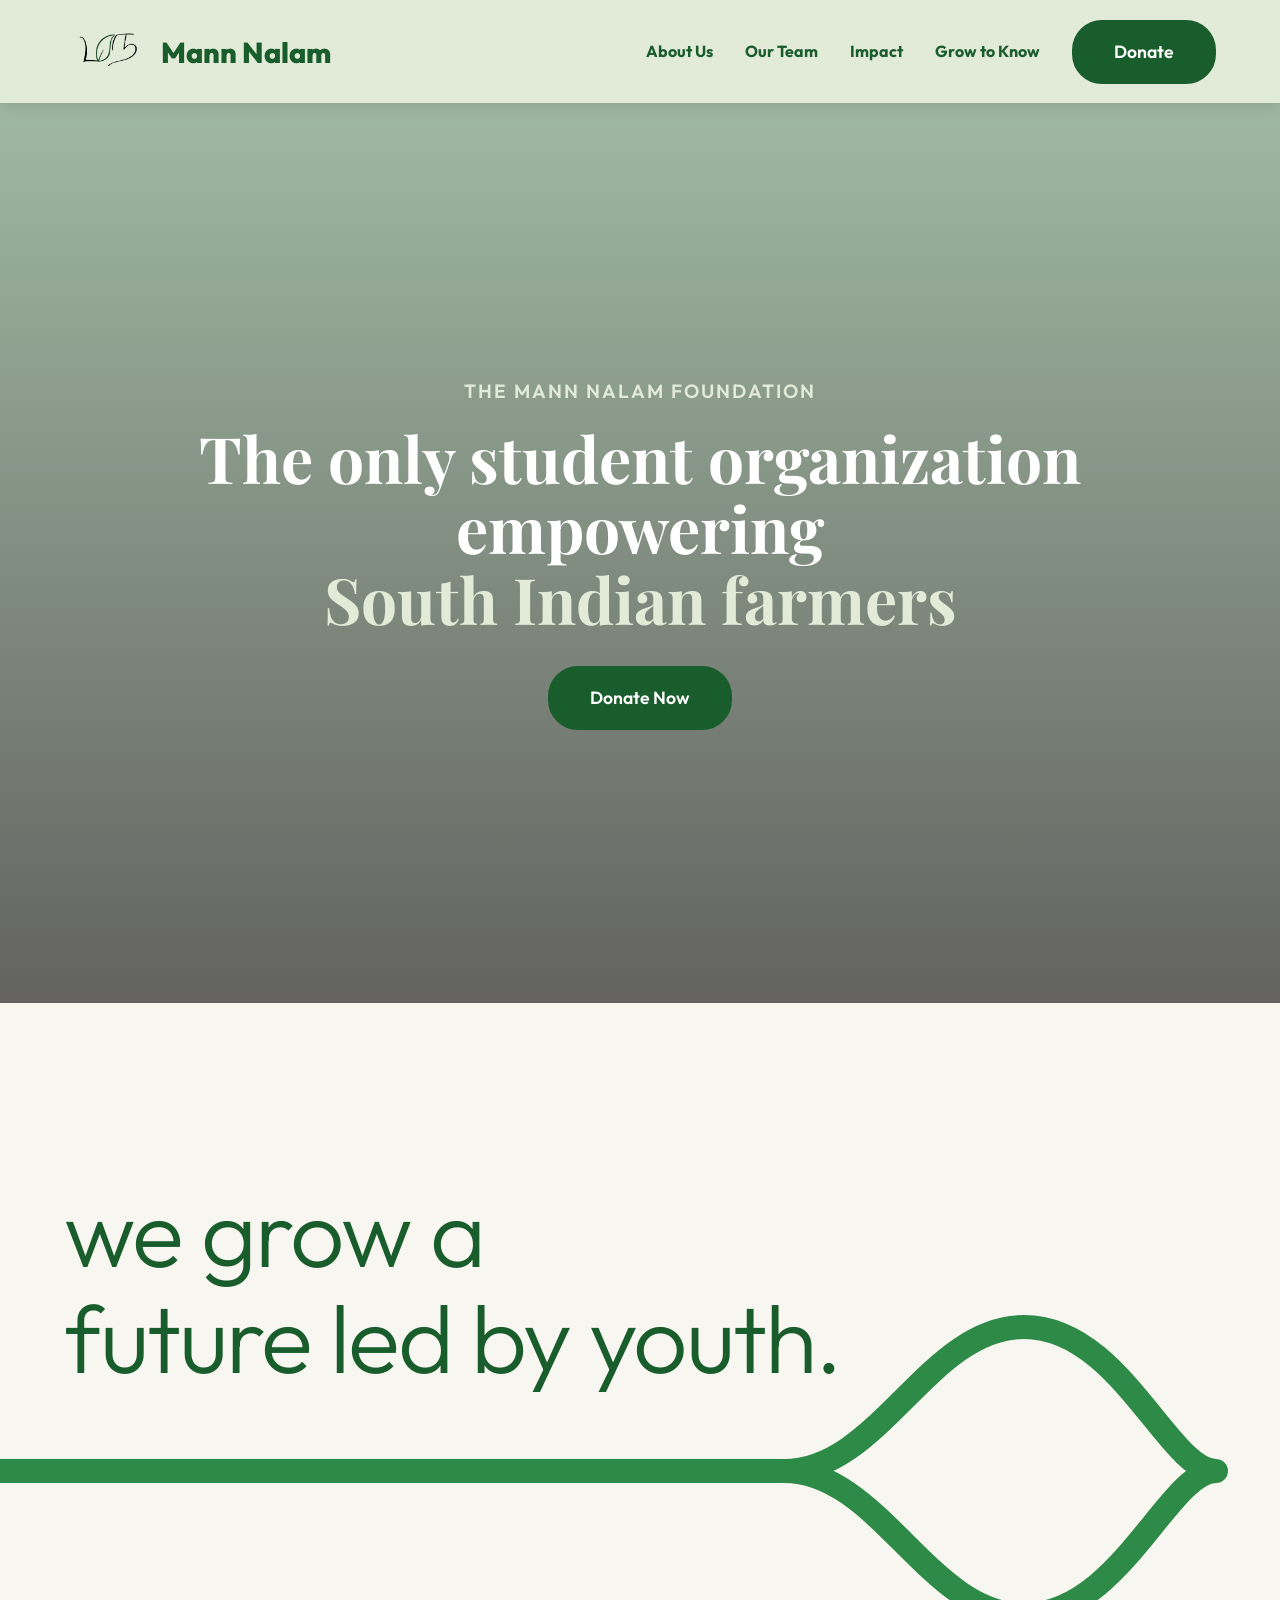
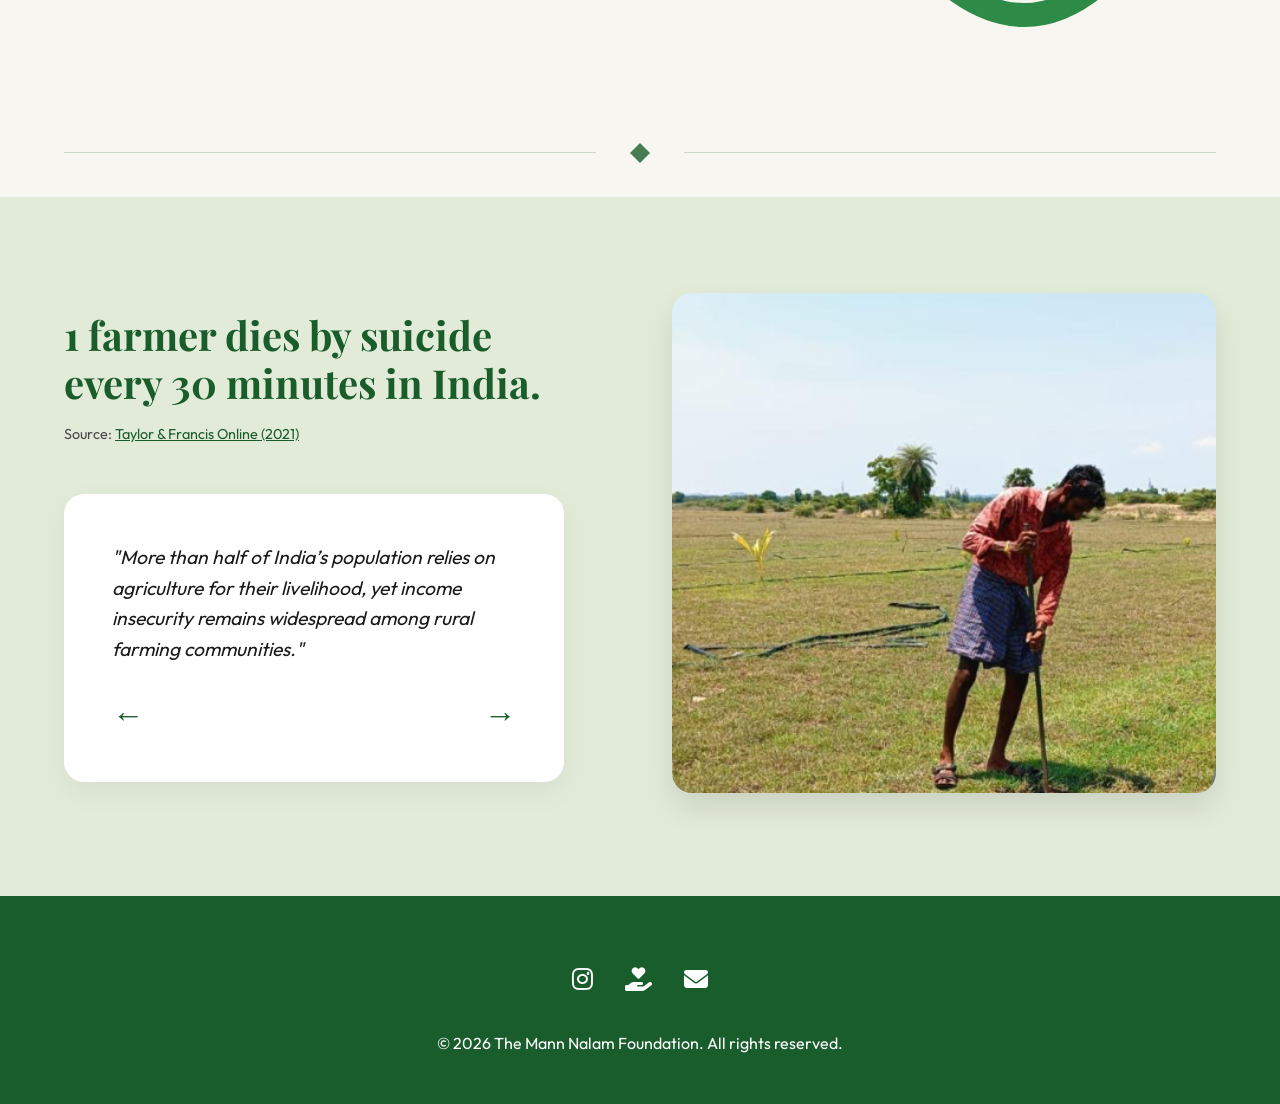
<file: index.html>
<!DOCTYPE html>
<html lang="en">
<head>
    <meta charset="UTF-8">
    <meta name="viewport" content="width=device-width, initial-scale=1.0">
    <title>The Mann Nalam Foundation</title>
    <meta name="description" content="The only student organization empowering South Indian farmers through organic community gardens and sustainable agriculture.">
    <link rel="stylesheet" href="css/styles.css">
    <link rel="icon" type="image/png" href="assets/images/favicon.png">
    <link rel="stylesheet" href="https://cdnjs.cloudflare.com/ajax/libs/font-awesome/6.5.1/css/all.min.css">
</head>
<body>

    <!-- NAVIGATION -->
    <nav>
        <a href="index.html" class="logo">
            <img src="assets/images/image-removebg-preview.png" alt="Mann Nalam Logo" style="height: 65px; margin-right: 10px;" onerror="this.onerror=null; this.src=''; this.alt='மந'; this.style.fontSize='1.5rem';">
            Mann Nalam
        </a>
        <div class="nav-links">
            <a href="about.html">About Us</a>
            <a href="team.html">Our Team</a>
            <a href="impact.html">Impact</a>
            <a href="grow-to-know.html">Grow to Know</a>
            <a href="https://www.gofundme.com/f/support-organic-farmers-in-south-india" target="_blank" class="btn-primary">Donate</a>
        </div>
        <button class="mobile-menu-toggle" aria-label="Toggle navigation">
            <i class="fas fa-bars"></i>
        </button>
    </nav>

    <!-- MOBILE NAVIGATION OVERLAY -->
    <div class="mobile-nav-overlay">
        <button class="close-mobile-menu" aria-label="Close navigation">
            <i class="fas fa-times"></i>
        </button>
        <div class="mobile-nav-links">
            <a href="index.html">Home</a>
            <a href="about.html">About Us</a>
            <a href="team.html">Our Team</a>
            <a href="impact.html">Impact</a>
            <a href="grow-to-know.html">Grow to Know</a>
            <a href="https://www.gofundme.com/f/support-organic-farmers-in-south-india" target="_blank" class="btn-primary">Donate</a>
        </div>
    </div>

    <!-- HERO SECTION -->
    <section class="hero" id="hero-bg">
        <div class="hero-content">
            <div class="hero-subtitle">The Mann Nalam Foundation</div>
            <h1 class="hero-title">
                The only student organization empowering<br>
                <span class="rotating-text" id="rotating-text">South Indian farmers</span>
            </h1>
            <a href="https://www.gofundme.com/f/support-organic-farmers-in-south-india" class="btn-primary" target="_blank">Donate Now</a>
        </div>
    </section>

    <!-- VISION SECTION -->
    <section class="vision-section">
        <div class="vision-container">
            <h2 class="vision-title">we grow a<br>future led by youth.</h2>
            <div class="line-art-container">
                <svg viewBox="0 0 1200 500" class="leaf-line-art" preserveAspectRatio="xMaxYMid meet">
                    <path d="M -200 250 L 750 250 C 850 250, 900 100, 1000 100 C 1100 100, 1150 250, 1200 250 C 1150 250, 1100 400, 1000 400 C 900 400, 850 250, 750 250" 
                          stroke="var(--primary-color)" stroke-width="25" fill="none" stroke-linecap="round" stroke-linejoin="round"/>
                </svg>
            </div>
        </div>
    </section>

    <!-- ELEGANT DIVIDER -->
    <div class="elegant-divider">
        <span class="line"></span>
        <svg width="24" height="24" viewBox="0 0 24 24" fill="var(--primary-color)" xmlns="http://www.w3.org/2000/svg">
            <path d="M12 2 L22 12 L12 22 L2 12 Z"/>
        </svg>
        <span class="line"></span>
    </div>

    <!-- STATS & SLIDESHOW -->
    <section class="stats-section">
        <div class="stat-content">
            <h2 class="shocking-stat">1 farmer dies by suicide every 30 minutes in India.</h2>
            <div class="stat-citation">
                Source: <a href="https://www.tandfonline.com/doi/full/10.1080/13648470.2021.1993630" target="_blank" rel="noopener noreferrer">Taylor & Francis Online (2021)</a>
            </div>
            
            <div class="slideshow-container">
                <div class="slide active">"More than half of India’s population relies on agriculture for their livelihood, yet income insecurity remains widespread among rural farming communities."</div>
                <div class="slide">"Climate change and unpredictable weather patterns continually threaten the crop yields of traditional farming methods."</div>
                <div class="slide">"Transitioning to sustainable, organic farming practices can restore soil health and increase long-term crop resilience."</div>
                
                <div class="slide-controls">
                    <button id="prev-btn">&#8592;</button>
                    <button id="next-btn">&#8594;</button>
                </div>
            </div>
        </div>
        <div>
            <img src="assets/images/farmer_action_index.png" alt="South Indian farmer working in the field" class="stat-image">
        </div>
    </section>

    <!-- FOOTER -->
    <footer>
        <div class="social-links">
            <a href="https://www.instagram.com/the_mana_foundation?igsh=MTUzMGI5M2FtcmQ4cA==" target="_blank" class="social-icon"><i class="fa-brands fa-instagram"></i></a>
            <a href="https://www.gofundme.com/f/support-organic-farmers-in-south-india" target="_blank" class="social-icon"><i class="fa-solid fa-hand-holding-heart"></i></a>
            <a href="mailto:mannnalam.outreach@gmail.com" class="social-icon"><i class="fa-solid fa-envelope"></i></a>
        </div>
        <p>&copy; 2026 The Mann Nalam Foundation. All rights reserved.</p>
    </footer>

    <script src="js/script.js"></script>
</body>
</html>
</file>
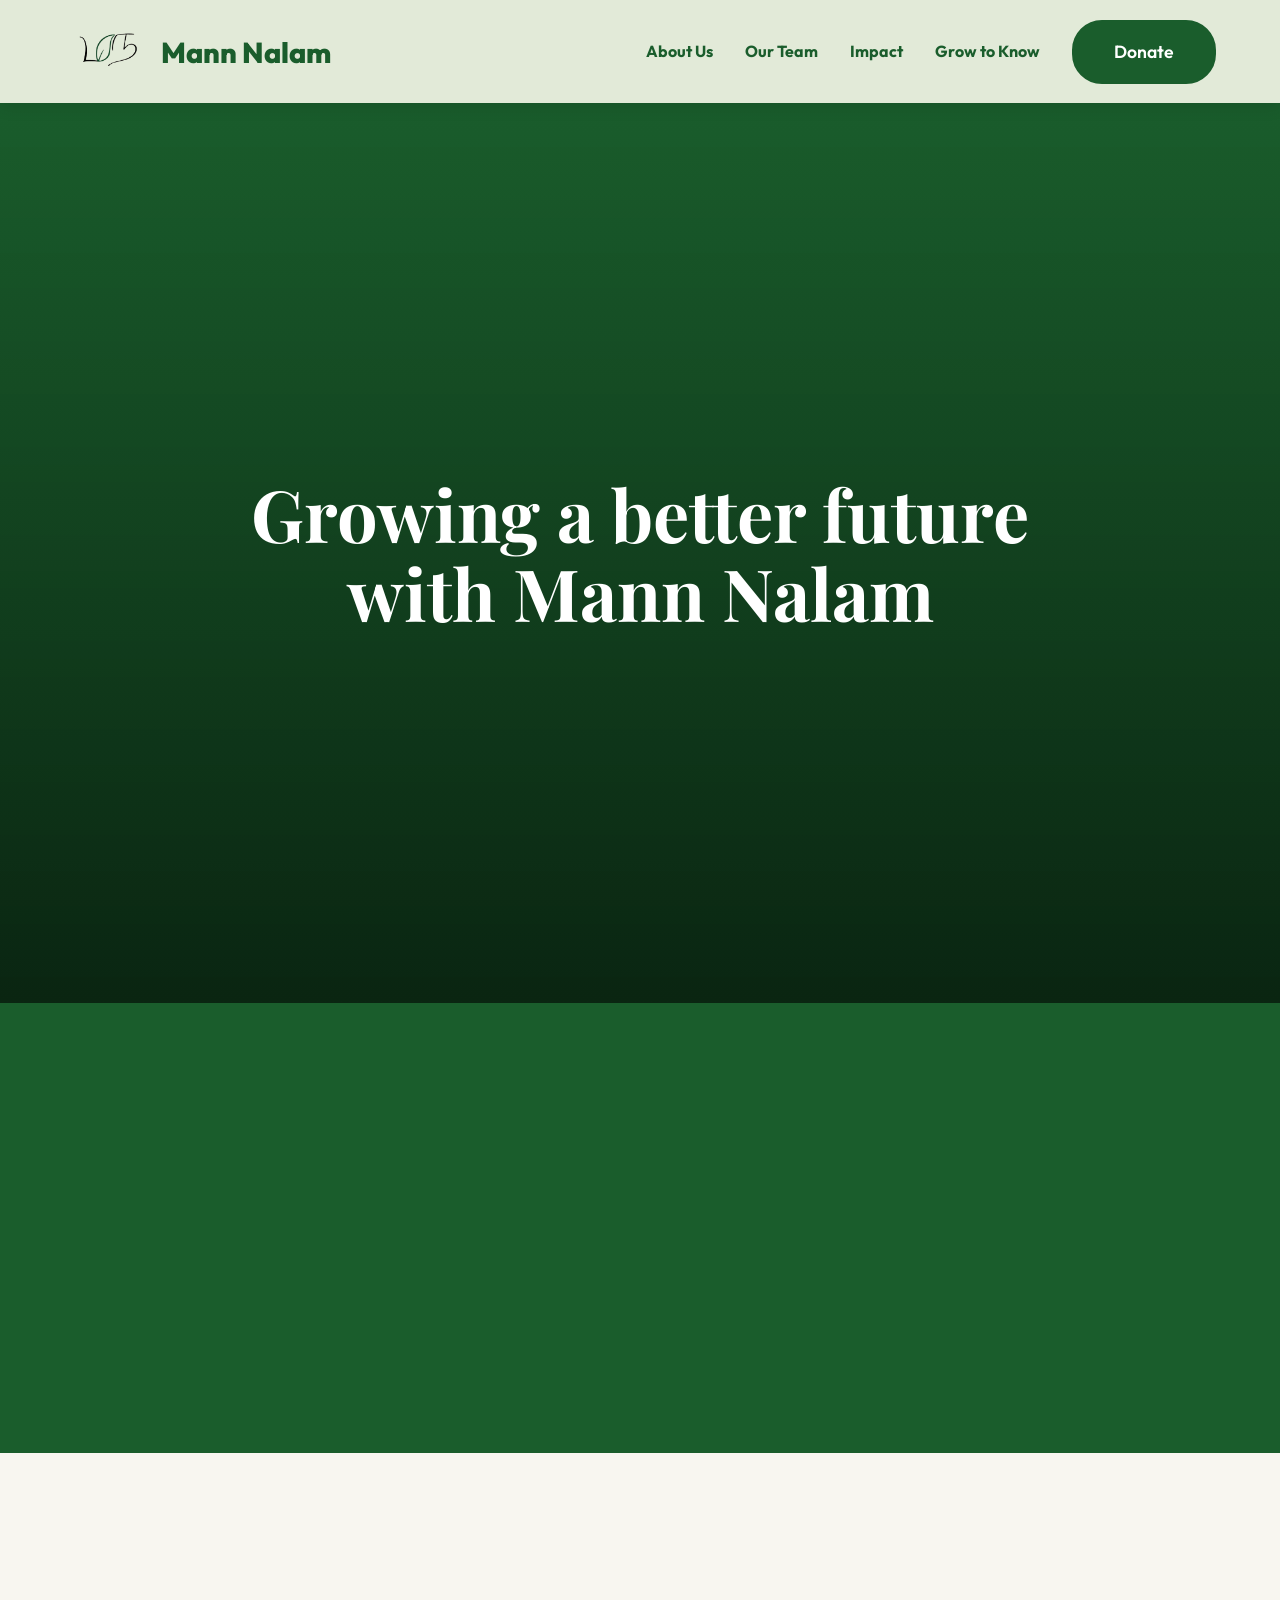
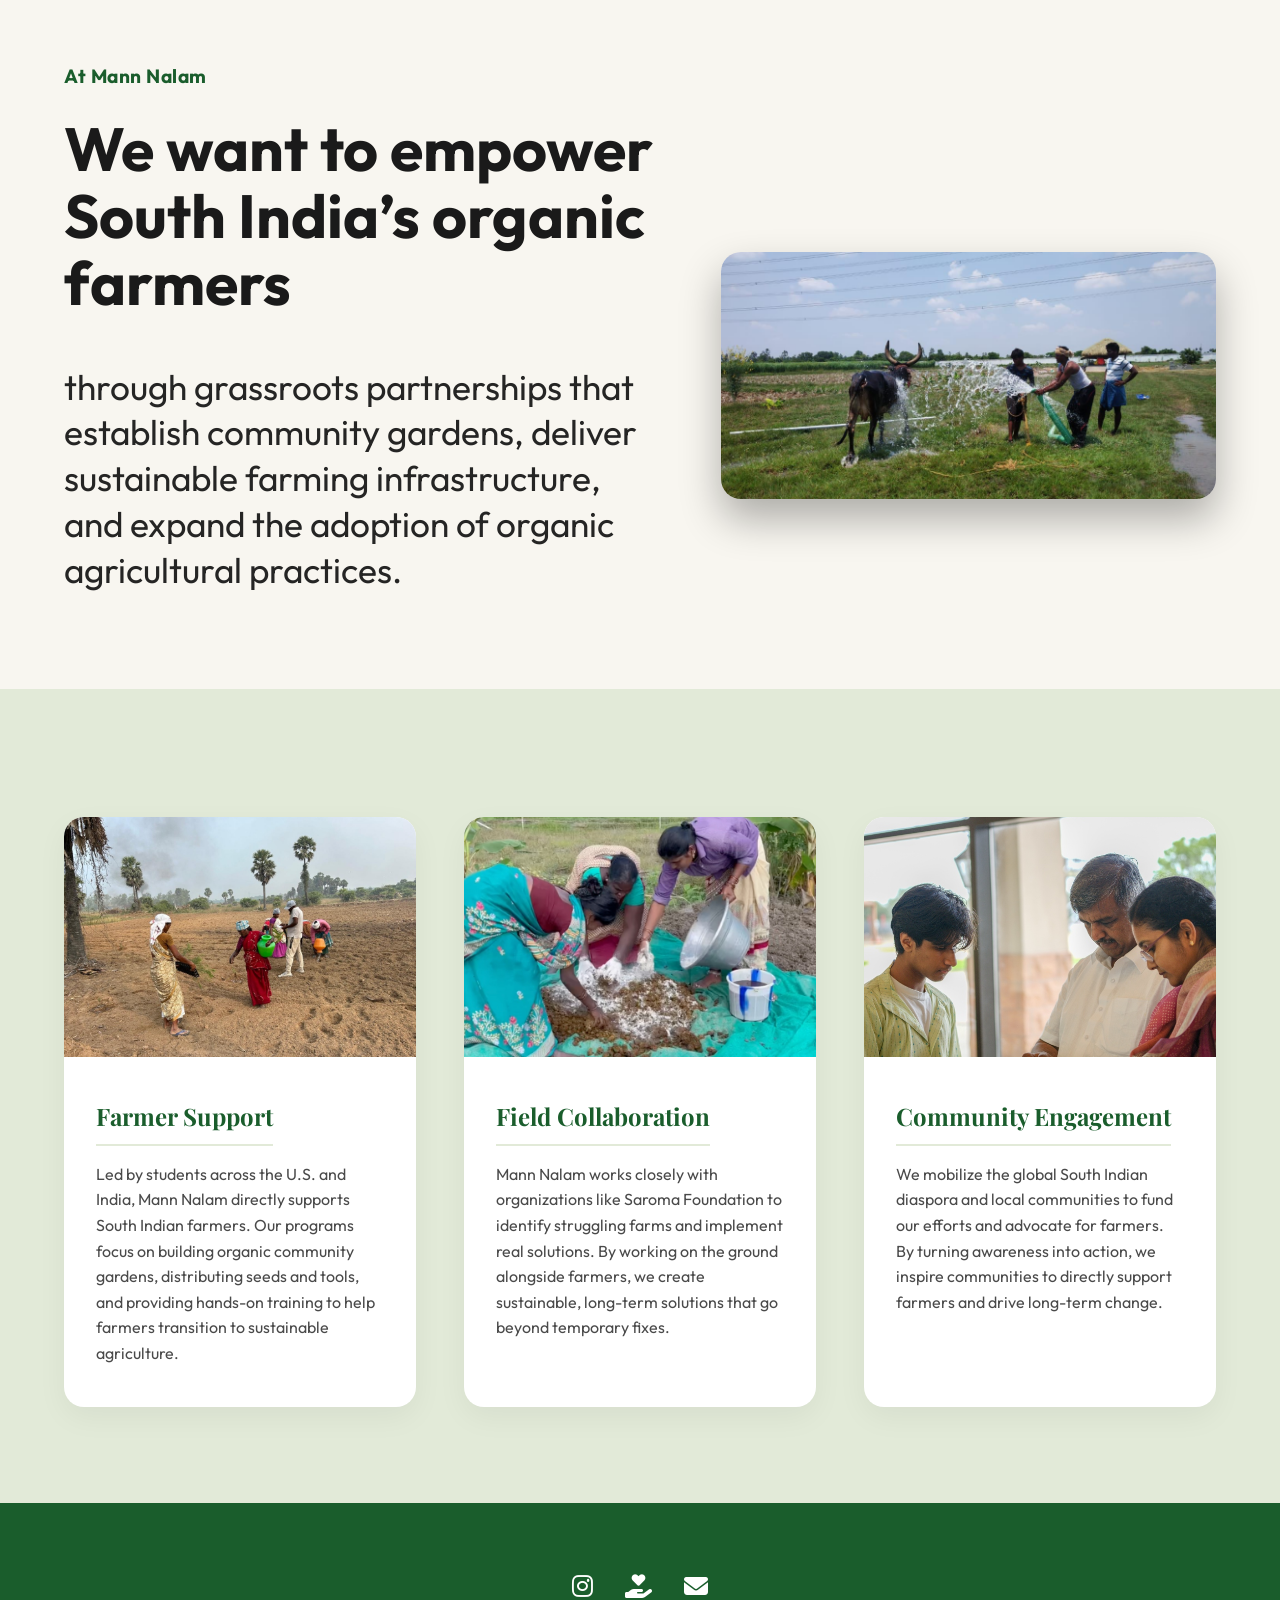
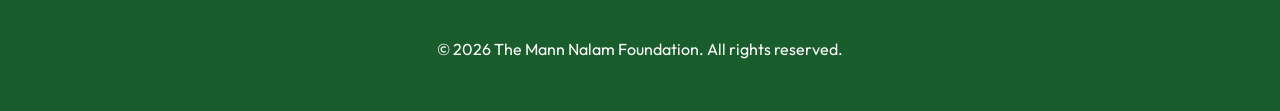
<file: about.html>
<!DOCTYPE html>
<html lang="en">
<head>
    <meta charset="UTF-8">
    <meta name="viewport" content="width=device-width, initial-scale=1.0">
    <title>About Us | The Mann Nalam Foundation</title>
    <link rel="stylesheet" href="css/styles.css">
    <link rel="icon" type="image/png" href="assets/images/favicon.png">
    <link rel="stylesheet" href="https://cdnjs.cloudflare.com/ajax/libs/font-awesome/6.5.1/css/all.min.css">
</head>
<body>
    <!-- NAVIGATION -->
    <nav>
        <a href="index.html" class="logo">
            <img src="assets/images/image-removebg-preview.png" alt="Mann Nalam Logo" style="height: 65px; margin-right: 10px;">
            Mann Nalam
        </a>
        <div class="nav-links">
            <a href="about.html">About Us</a>
            <a href="team.html">Our Team</a>
            <a href="impact.html">Impact</a>
            <a href="grow-to-know.html">Grow to Know</a>
            <a href="https://www.gofundme.com/f/support-organic-farmers-in-south-india" target="_blank" class="btn-primary">Donate</a>
        </div>
        <button class="mobile-menu-toggle" aria-label="Toggle navigation">
            <i class="fas fa-bars"></i>
        </button>
    </nav>

    <!-- MOBILE NAVIGATION OVERLAY -->
    <div class="mobile-nav-overlay">
        <button class="close-mobile-menu" aria-label="Close navigation">
            <i class="fas fa-times"></i>
        </button>
        <div class="mobile-nav-links">
            <a href="index.html">Home</a>
            <a href="about.html">About Us</a>
            <a href="team.html">Our Team</a>
            <a href="impact.html">Impact</a>
            <a href="grow-to-know.html">Grow to Know</a>
            <a href="https://www.gofundme.com/f/support-organic-farmers-in-south-india" target="_blank" class="btn-primary">Donate</a>
        </div>
    </div>

    <section style="padding: 0; margin: 0; width: 100%; background-color: var(--primary-color);">
        <div class="intro-video-container" style="height: 150vh; position: relative;">
            <div class="sticky-video-content hero" id="about-hero-bg" style="position: sticky; top: 0; width: 100%; height: 100vh; display: flex; align-items: center; justify-content: center; overflow: hidden;">
                <h2 class="video-title-scroll" style="font-size: 4.5rem; color: var(--white); text-align: center; line-height: 1.1; position: absolute; z-index: 2; margin: 0; max-width: 800px;">Growing a better future<br>with Mann Nalam</h2>
                <div class="video-wrapper zoom-in-scroll" style="width: 100%; max-width: 800px; position: absolute; z-index: 3; box-shadow: 0 40px 80px rgba(0,0,0,0.3);">
                    <iframe src="https://www.youtube.com/embed/wrTbGMfjbqU" title="The Mann Nalam Foundation Introduction" frameborder="0" allow="accelerometer; autoplay; clipboard-write; encrypted-media; gyroscope; picture-in-picture; web-share" referrerpolicy="strict-origin-when-cross-origin" allowfullscreen></iframe>
                </div>
            </div>
        </div>
    </section>

    <!-- MISSION STATEMENT (Matches Reference) -->
    <section class="mission-focus-section">
        <div class="mission-focus-container">
            <div class="mission-focus-text">
                <p class="mission-accent">At Mann Nalam</p>
                <h2>We want to empower South India’s organic farmers</h2>
                <p class="mission-subtext">through grassroots partnerships that establish community gardens, deliver sustainable farming infrastructure, and expand the adoption of organic agricultural practices.</p>
            </div>
            <div class="mission-focus-image">
                <img src="assets/images/farming_action.png" alt="Community Garden">
            </div>
        </div>
    </section>

    <!-- APPROACH CARDS -->
    <section class="approach-section">
        <div class="approach-grid">
            <div class="approach-card">
                <img src="assets/images/farmer_support.jpg" alt="Farmer Support Action" class="approach-image">
                <div class="approach-content">
                    <h4>Farmer Support</h4>
                    <p>Led by students across the U.S. and India, Mann Nalam directly supports South Indian farmers. Our programs focus on building organic community gardens, distributing seeds and tools, and providing hands-on training to help farmers transition to sustainable agriculture.</p>
                </div>
            </div>
            <div class="approach-card">
                <img src="assets/images/field_collaboration.jpg" alt="Field Collaboration Action" class="approach-image">
                <div class="approach-content">
                    <h4>Field Collaboration</h4>
                    <p>Mann Nalam works closely with organizations like Saroma Foundation to identify struggling farms and implement real solutions. By working on the ground alongside farmers, we create sustainable, long-term solutions that go beyond temporary fixes.</p>
                </div>
            </div>
            <div class="approach-card">
                <img src="assets/images/community_engagement.jpg" alt="Community Engagement Action" class="approach-image">
                <div class="approach-content">
                    <h4>Community Engagement</h4>
                    <p>We mobilize the global South Indian diaspora and local communities to fund our efforts and advocate for farmers. By turning awareness into action, we inspire communities to directly support farmers and drive long-term change.</p>
                </div>
            </div>
        </div>
    </section>

    <!-- FOOTER -->
    <footer>
        <div class="social-links">
            <a href="https://www.instagram.com/the_mana_foundation?igsh=MTUzMGI5M2FtcmQ4cA==" target="_blank" class="social-icon"><i class="fa-brands fa-instagram"></i></a>
            <a href="https://www.gofundme.com/f/support-organic-farmers-in-south-india" target="_blank" class="social-icon"><i class="fa-solid fa-hand-holding-heart"></i></a>
            <a href="mailto:mannnalam.outreach@gmail.com" class="social-icon"><i class="fa-solid fa-envelope"></i></a>
        </div>
        <p>&copy; 2026 The Mann Nalam Foundation. All rights reserved.</p>
    </footer>

    <script src="js/script.js"></script>
</body>
</html>
</file>
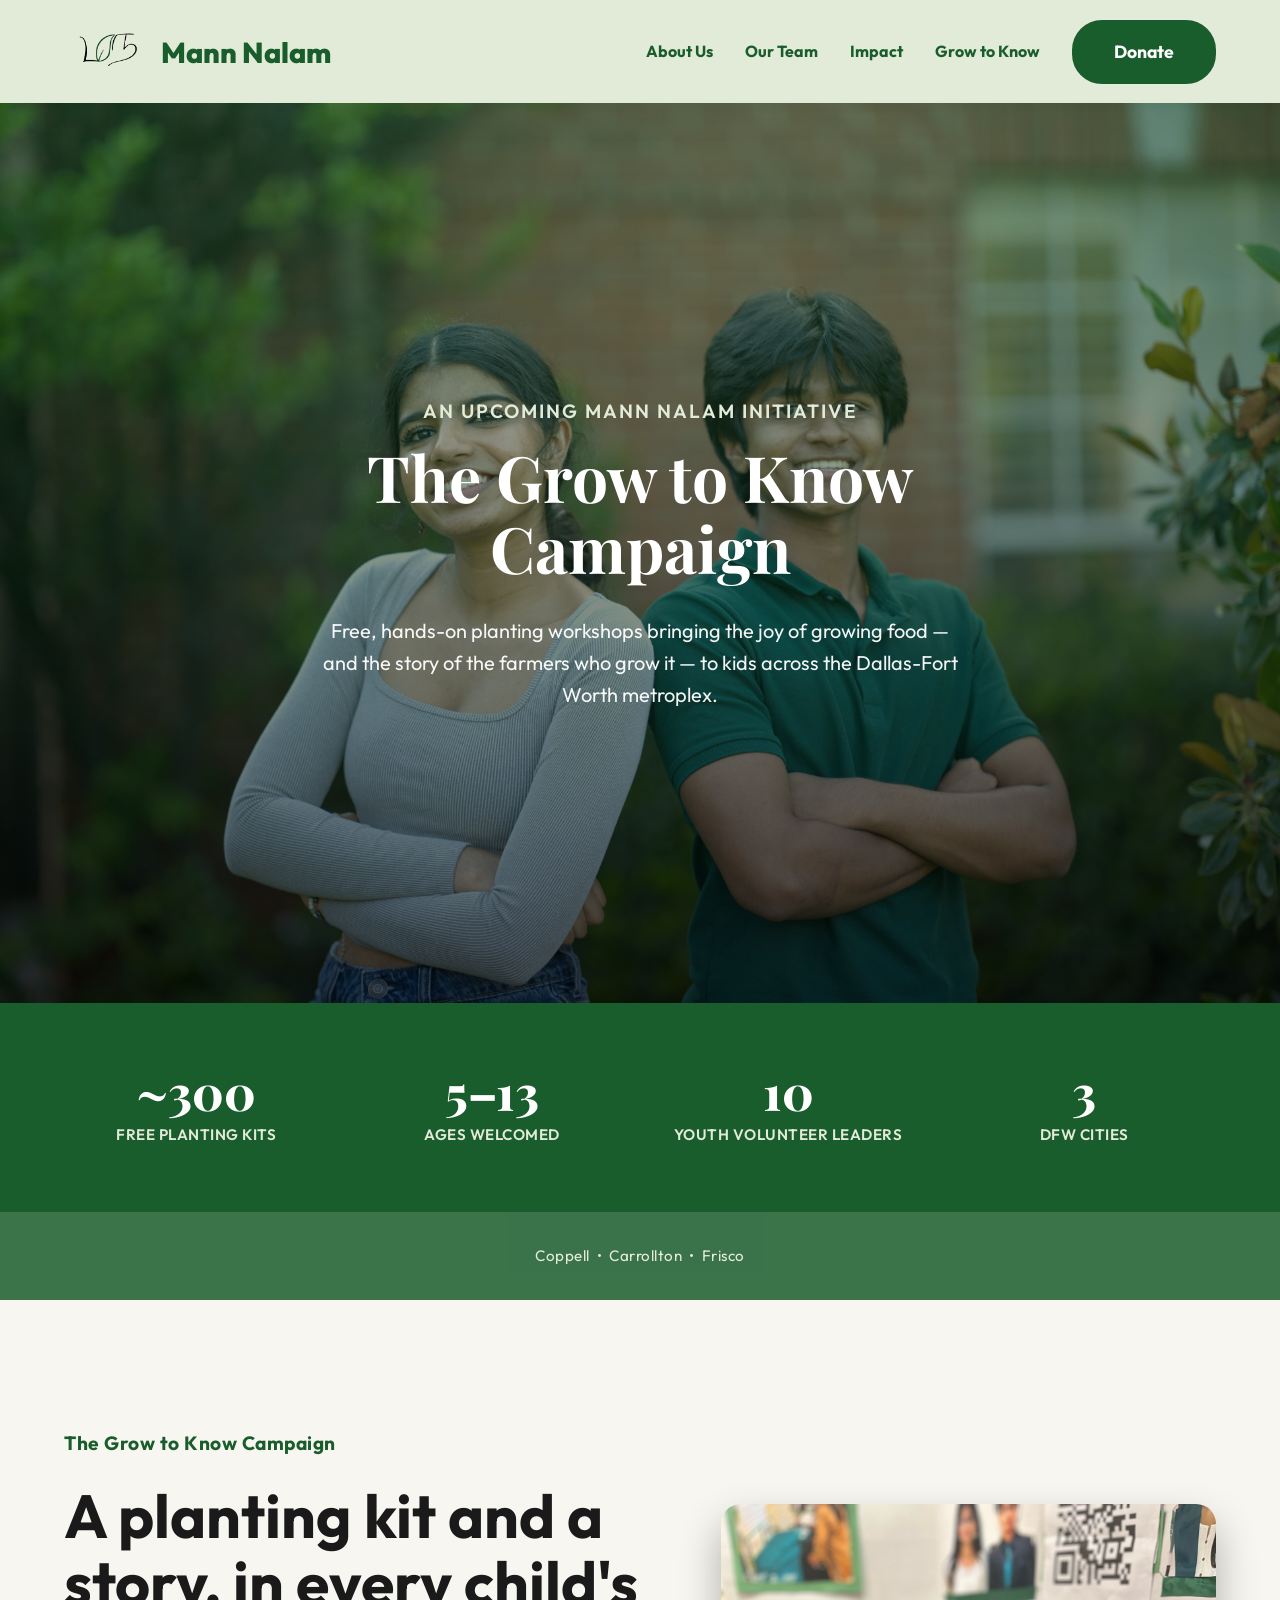
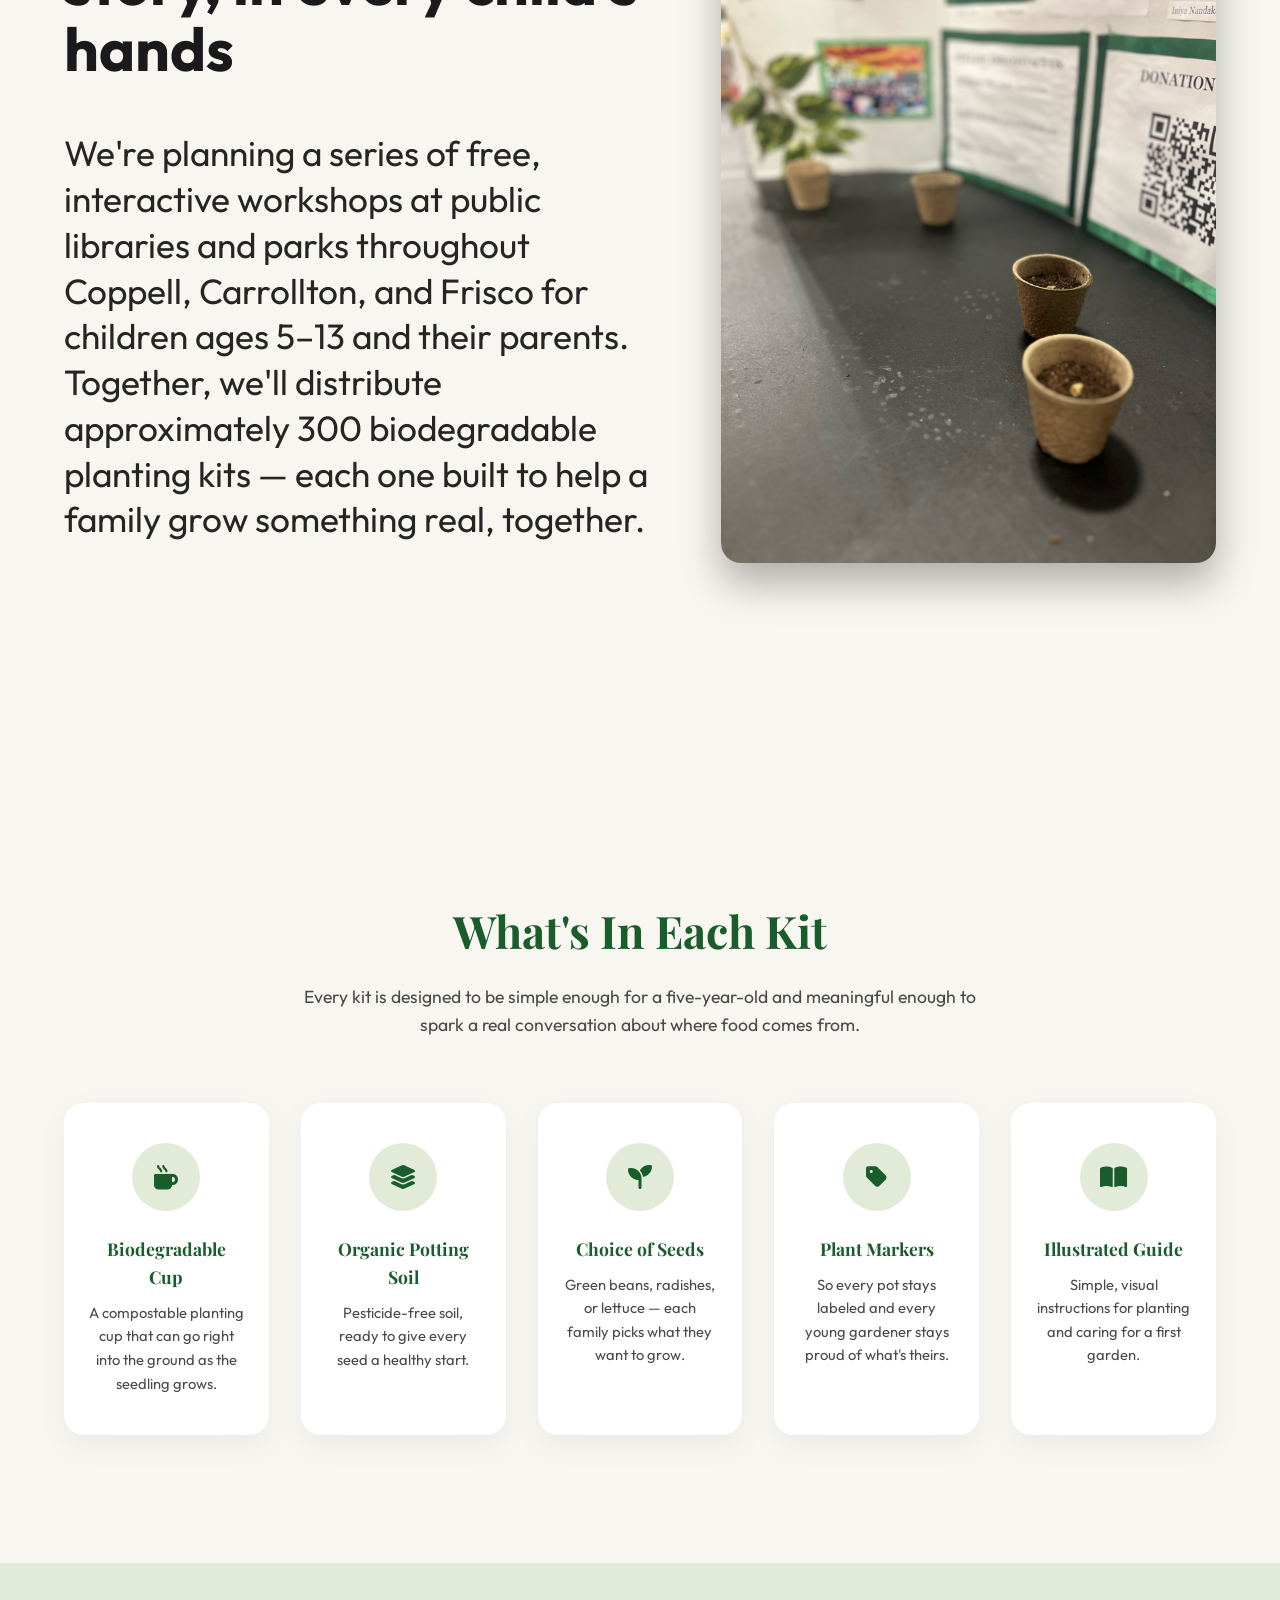
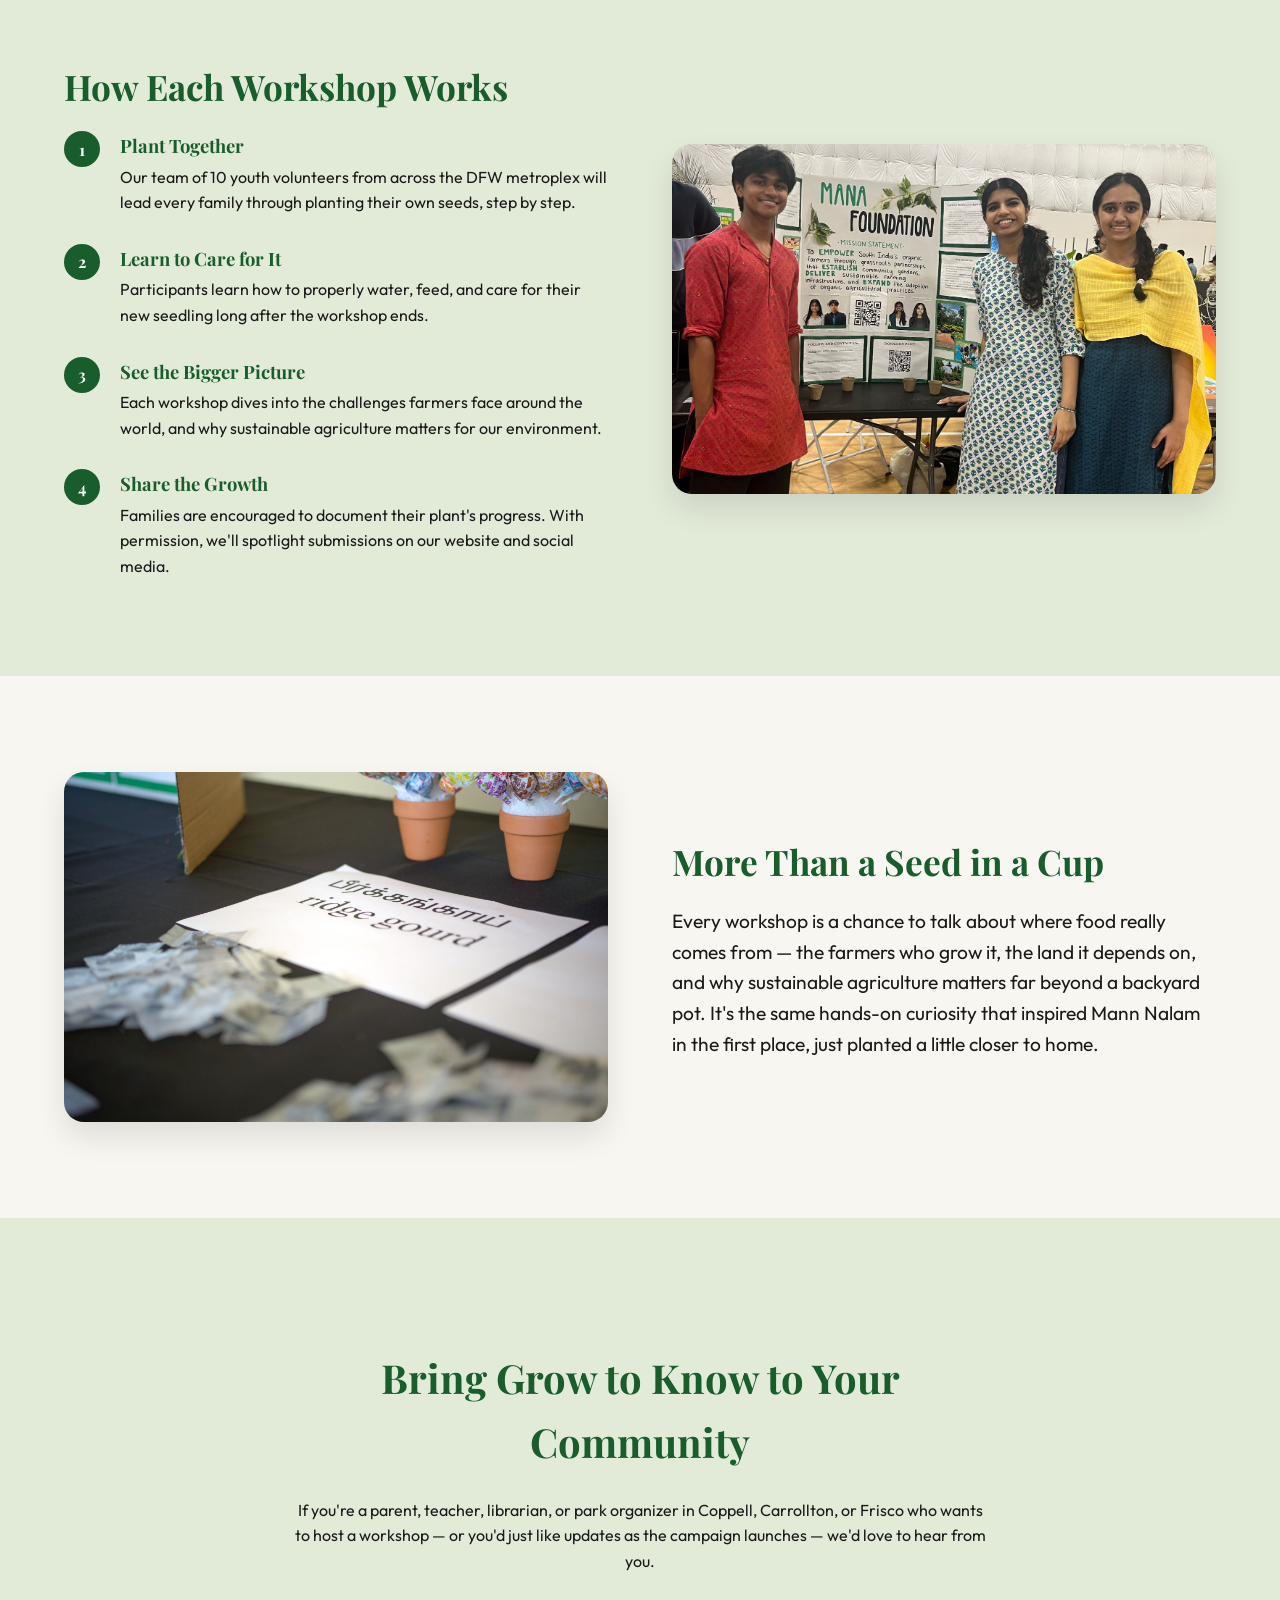
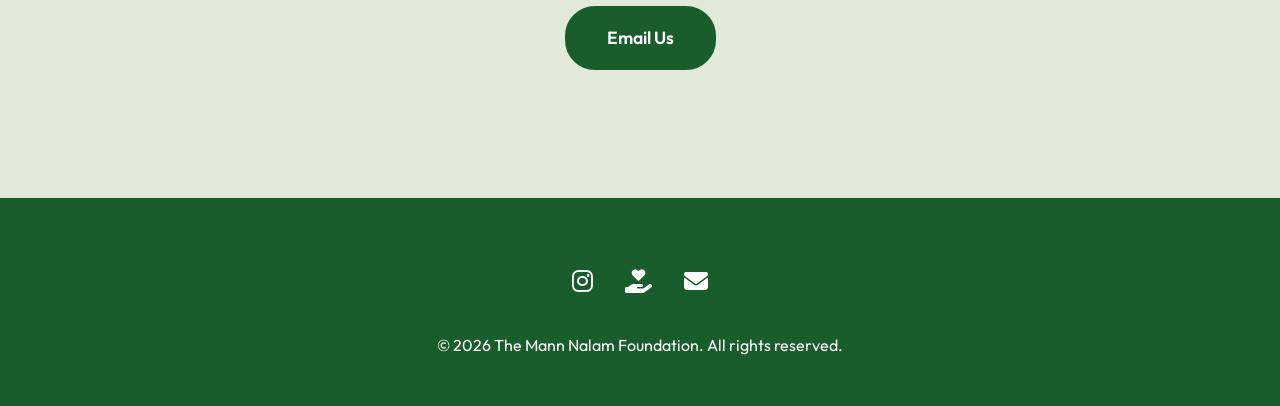
<file: grow-to-know.html>
<!DOCTYPE html>
<html lang="en">
<head>
    <meta charset="UTF-8">
    <meta name="viewport" content="width=device-width, initial-scale=1.0">
    <title>Grow to Know Campaign | The Mann Nalam Foundation</title>
    <meta name="description" content="An upcoming Mann Nalam Foundation initiative bringing free planting workshops and biodegradable garden kits to kids ages 5-13 across Coppell, Carrollton, and Frisco.">
    <link rel="stylesheet" href="css/styles.css">
    <link rel="icon" type="image/png" href="assets/images/favicon.png">
    <link rel="stylesheet" href="https://cdnjs.cloudflare.com/ajax/libs/font-awesome/6.5.1/css/all.min.css">
</head>
<body>

    <!-- NAVIGATION -->
    <nav class="inner-nav">
        <a href="index.html" class="logo" style="color: var(--primary-color);">
            <img src="assets/images/image-removebg-preview.png" alt="Mann Nalam Logo" style="height: 65px; margin-right: 10px;" onerror="this.onerror=null; this.src=''; this.alt='மந'; this.style.fontSize='1.5rem';">
            Mann Nalam
        </a>
        <div class="nav-links">
            <a href="about.html" style="color: var(--text-color);">About Us</a>
            <a href="team.html" style="color: var(--text-color);">Our Team</a>
            <a href="impact.html" style="color: var(--text-color);">Impact</a>
            <a href="grow-to-know.html" style="color: var(--primary-color);">Grow to Know</a>
            <a href="https://www.gofundme.com/f/support-organic-farmers-in-south-india" target="_blank" class="btn-primary">Donate</a>
        </div>
        <button class="mobile-menu-toggle" aria-label="Toggle navigation">
            <i class="fas fa-bars"></i>
        </button>
    </nav>

    <!-- MOBILE NAVIGATION OVERLAY -->
    <div class="mobile-nav-overlay">
        <button class="close-mobile-menu" aria-label="Close navigation">
            <i class="fas fa-times"></i>
        </button>
        <div class="mobile-nav-links">
            <a href="index.html">Home</a>
            <a href="about.html">About Us</a>
            <a href="team.html">Our Team</a>
            <a href="impact.html">Impact</a>
            <a href="grow-to-know.html">Grow to Know</a>
            <a href="https://www.gofundme.com/f/support-organic-farmers-in-south-india" target="_blank" class="btn-primary">Donate</a>
        </div>
    </div>

    <!-- HERO -->
    <section class="hero" style="background-image: url('assets/images/grow-to-know/volunteers-duo.jpg'); background-position: center 20%;">
        <div class="hero-content">
            <div class="hero-subtitle">An Upcoming Mann Nalam Initiative</div>
            <h1 class="hero-title">The Grow to Know<br>Campaign</h1>
            <p class="hero-lead">Free, hands-on planting workshops bringing the joy of growing food &mdash; and the story of the farmers who grow it &mdash; to kids across the Dallas-Fort Worth metroplex.</p>
        </div>
    </section>

    <!-- CAMPAIGN STATS -->
    <div class="campaign-stats">
        <div>
            <div class="campaign-stat-number">~300</div>
            <div class="campaign-stat-label">Free Planting Kits</div>
        </div>
        <div>
            <div class="campaign-stat-number">5&ndash;13</div>
            <div class="campaign-stat-label">Ages Welcomed</div>
        </div>
        <div>
            <div class="campaign-stat-number">10</div>
            <div class="campaign-stat-label">Youth Volunteer Leaders</div>
        </div>
        <div>
            <div class="campaign-stat-number">3</div>
            <div class="campaign-stat-label">DFW Cities</div>
        </div>
    </div>
    <div class="campaign-stats-caption">Coppell &nbsp;&bull;&nbsp; Carrollton &nbsp;&bull;&nbsp; Frisco</div>

    <!-- WHAT IT IS -->
    <section class="mission-focus-section" style="padding-bottom: 8rem;">
        <div class="mission-focus-container">
            <div class="mission-focus-text">
                <p class="mission-accent">The Grow to Know Campaign</p>
                <h2>A planting kit and a story, in every child's hands</h2>
                <p class="mission-subtext">We're planning a series of free, interactive workshops at public libraries and parks throughout Coppell, Carrollton, and Frisco for children ages 5&ndash;13 and their parents. Together, we'll distribute approximately 300 biodegradable planting kits &mdash; each one built to help a family grow something real, together.</p>
            </div>
            <div class="mission-focus-image">
                <img src="assets/images/grow-to-know/planting-cups.jpg" alt="Biodegradable planting cups filled with soil, ready for seeds">
            </div>
        </div>
    </section>

    <!-- WHAT'S IN THE KIT -->
    <section class="kit-section">
        <div class="kit-section-header">
            <h2>What's In Each Kit</h2>
            <p>Every kit is designed to be simple enough for a five-year-old and meaningful enough to spark a real conversation about where food comes from.</p>
        </div>
        <div class="kit-grid">
            <div class="kit-card">
                <div class="kit-icon"><i class="fa-solid fa-mug-hot"></i></div>
                <h4>Biodegradable Cup</h4>
                <p>A compostable planting cup that can go right into the ground as the seedling grows.</p>
            </div>
            <div class="kit-card">
                <div class="kit-icon"><i class="fa-solid fa-layer-group"></i></div>
                <h4>Organic Potting Soil</h4>
                <p>Pesticide-free soil, ready to give every seed a healthy start.</p>
            </div>
            <div class="kit-card">
                <div class="kit-icon"><i class="fa-solid fa-seedling"></i></div>
                <h4>Choice of Seeds</h4>
                <p>Green beans, radishes, or lettuce &mdash; each family picks what they want to grow.</p>
            </div>
            <div class="kit-card">
                <div class="kit-icon"><i class="fa-solid fa-tag"></i></div>
                <h4>Plant Markers</h4>
                <p>So every pot stays labeled and every young gardener stays proud of what's theirs.</p>
            </div>
            <div class="kit-card">
                <div class="kit-icon"><i class="fa-solid fa-book-open"></i></div>
                <h4>Illustrated Guide</h4>
                <p>Simple, visual instructions for planting and caring for a first garden.</p>
            </div>
        </div>
    </section>

    <!-- HOW A WORKSHOP WORKS -->
    <section class="impact-section" style="padding: 0;">
        <div class="impact-block" style="background-color: var(--accent-color);">
            <div class="impact-row" style="padding: 6rem 5%; margin: 0;">
                <div class="impact-text">
                    <h2>How Each Workshop Works</h2>
                    <ol class="workshop-steps-list">
                        <li>
                            <span class="workshop-step-num">1</span>
                            <div class="workshop-step-text">
                                <h4>Plant Together</h4>
                                <p>Our team of 10 youth volunteers from across the DFW metroplex will lead every family through planting their own seeds, step by step.</p>
                            </div>
                        </li>
                        <li>
                            <span class="workshop-step-num">2</span>
                            <div class="workshop-step-text">
                                <h4>Learn to Care for It</h4>
                                <p>Participants learn how to properly water, feed, and care for their new seedling long after the workshop ends.</p>
                            </div>
                        </li>
                        <li>
                            <span class="workshop-step-num">3</span>
                            <div class="workshop-step-text">
                                <h4>See the Bigger Picture</h4>
                                <p>Each workshop dives into the challenges farmers face around the world, and why sustainable agriculture matters for our environment.</p>
                            </div>
                        </li>
                        <li>
                            <span class="workshop-step-num">4</span>
                            <div class="workshop-step-text">
                                <h4>Share the Growth</h4>
                                <p>Families are encouraged to document their plant's progress. With permission, we'll spotlight submissions on our website and social media.</p>
                            </div>
                        </li>
                    </ol>
                </div>
                <div class="impact-img-container">
                    <img src="assets/images/grow-to-know/team-booth.jpg" alt="Mann Nalam youth volunteers at a community outreach event">
                </div>
            </div>
        </div>
    </section>

    <!-- BEYOND THE GARDEN -->
    <section class="impact-section" style="padding: 0;">
        <div class="impact-block" style="background-color: var(--bg-color);">
            <div class="impact-row reverse" style="padding: 6rem 5%; margin: 0;">
                <div class="impact-text">
                    <h2>More Than a Seed in a Cup</h2>
                    <p>Every workshop is a chance to talk about where food really comes from &mdash; the farmers who grow it, the land it depends on, and why sustainable agriculture matters far beyond a backyard pot. It's the same hands-on curiosity that inspired Mann Nalam in the first place, just planted a little closer to home.</p>
                </div>
                <div class="impact-img-container">
                    <img src="assets/images/grow-to-know/seed-labels.jpg" alt="A bilingual crop sign labeling a ridge gourd plant in English and Tamil">
                </div>
            </div>
        </div>
    </section>

    <!-- CTA -->
    <section class="join-section">
        <div class="join-content">
            <h2>Bring Grow to Know to Your Community</h2>
            <p>If you're a parent, teacher, librarian, or park organizer in Coppell, Carrollton, or Frisco who wants to host a workshop &mdash; or you'd just like updates as the campaign launches &mdash; we'd love to hear from you.</p>
            <a href="mailto:mannnalam.outreach@gmail.com?subject=Grow%20to%20Know%20Campaign" class="btn-primary" style="margin-top: 2rem;">Email Us</a>
        </div>
    </section>

    <!-- FOOTER -->
    <footer>
        <div class="social-links">
            <a href="https://www.instagram.com/the_mana_foundation?igsh=MTUzMGI5M2FtcmQ4cA==" target="_blank" class="social-icon"><i class="fa-brands fa-instagram"></i></a>
            <a href="https://www.gofundme.com/f/support-organic-farmers-in-south-india" target="_blank" class="social-icon"><i class="fa-solid fa-hand-holding-heart"></i></a>
            <a href="mailto:mannnalam.outreach@gmail.com" class="social-icon"><i class="fa-solid fa-envelope"></i></a>
        </div>
        <p>&copy; 2026 The Mann Nalam Foundation. All rights reserved.</p>
    </footer>

    <script src="js/script.js"></script>
</body>
</html>
</file>
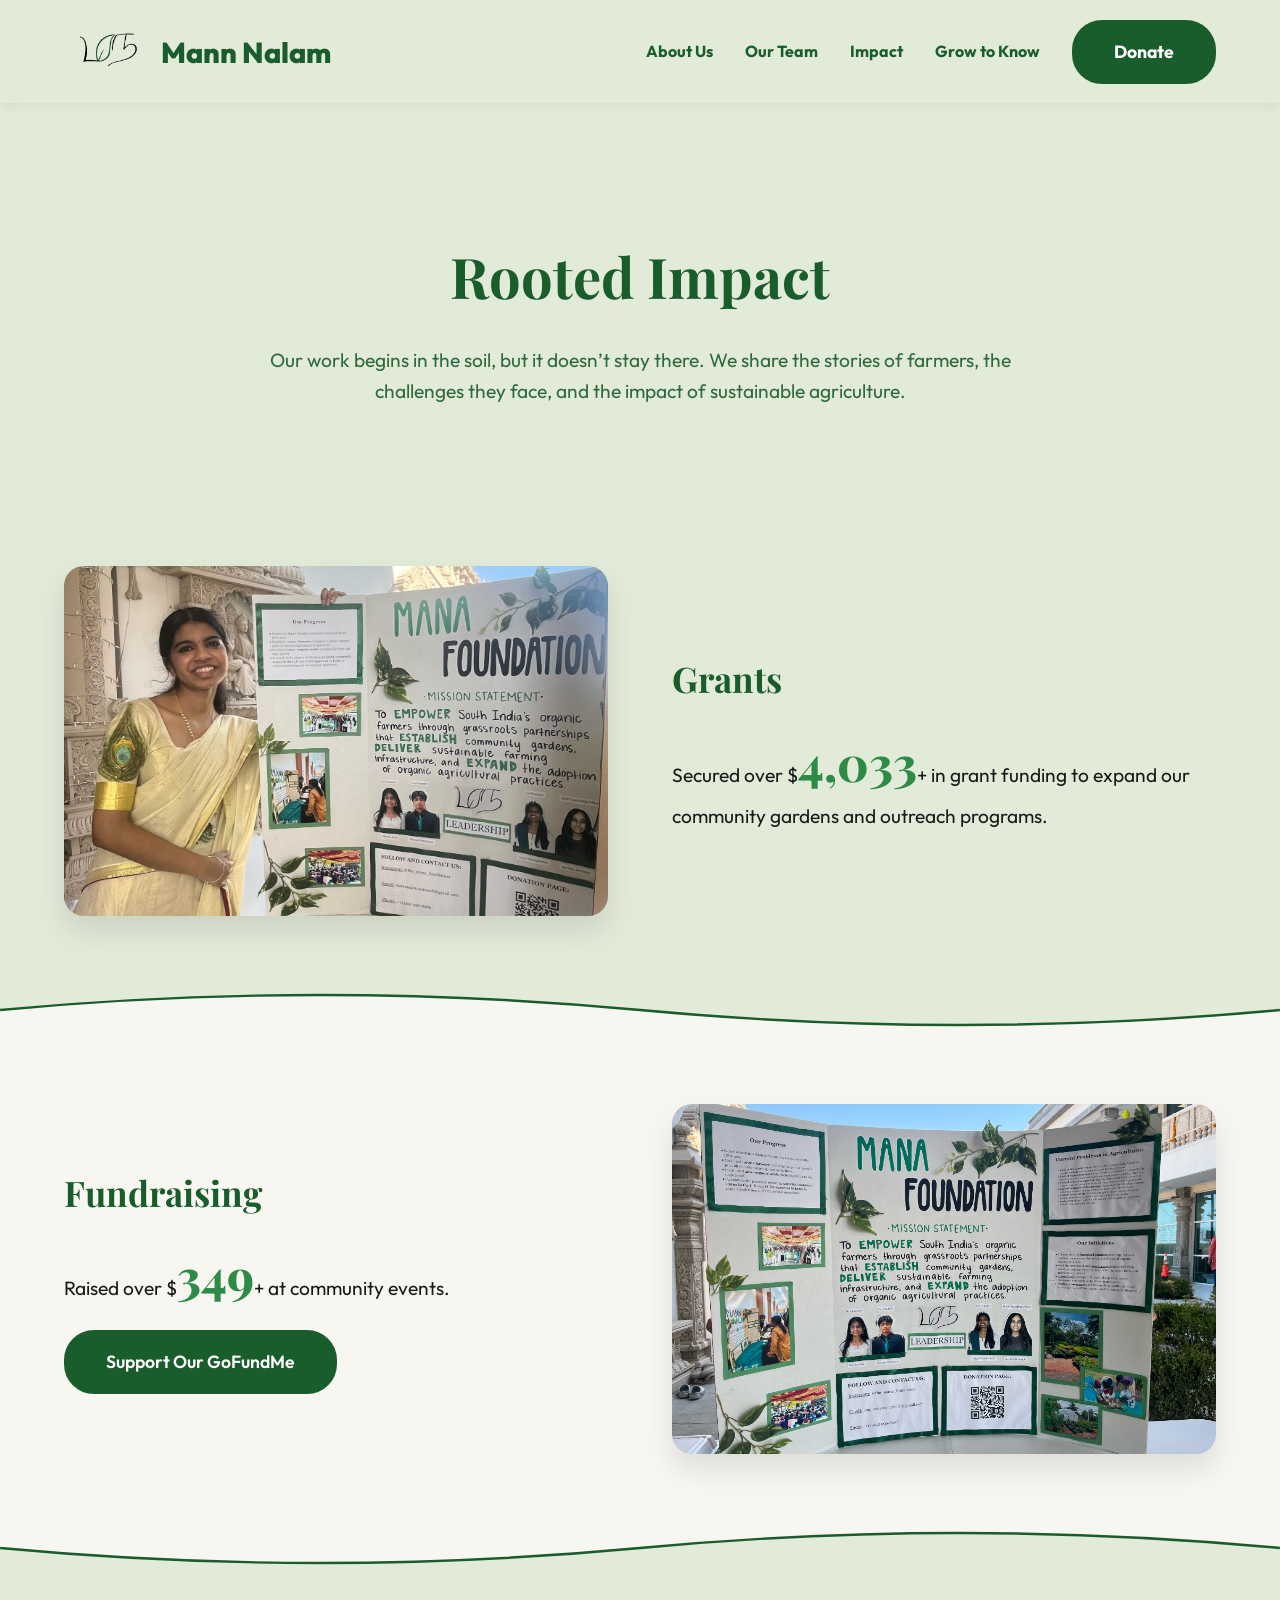
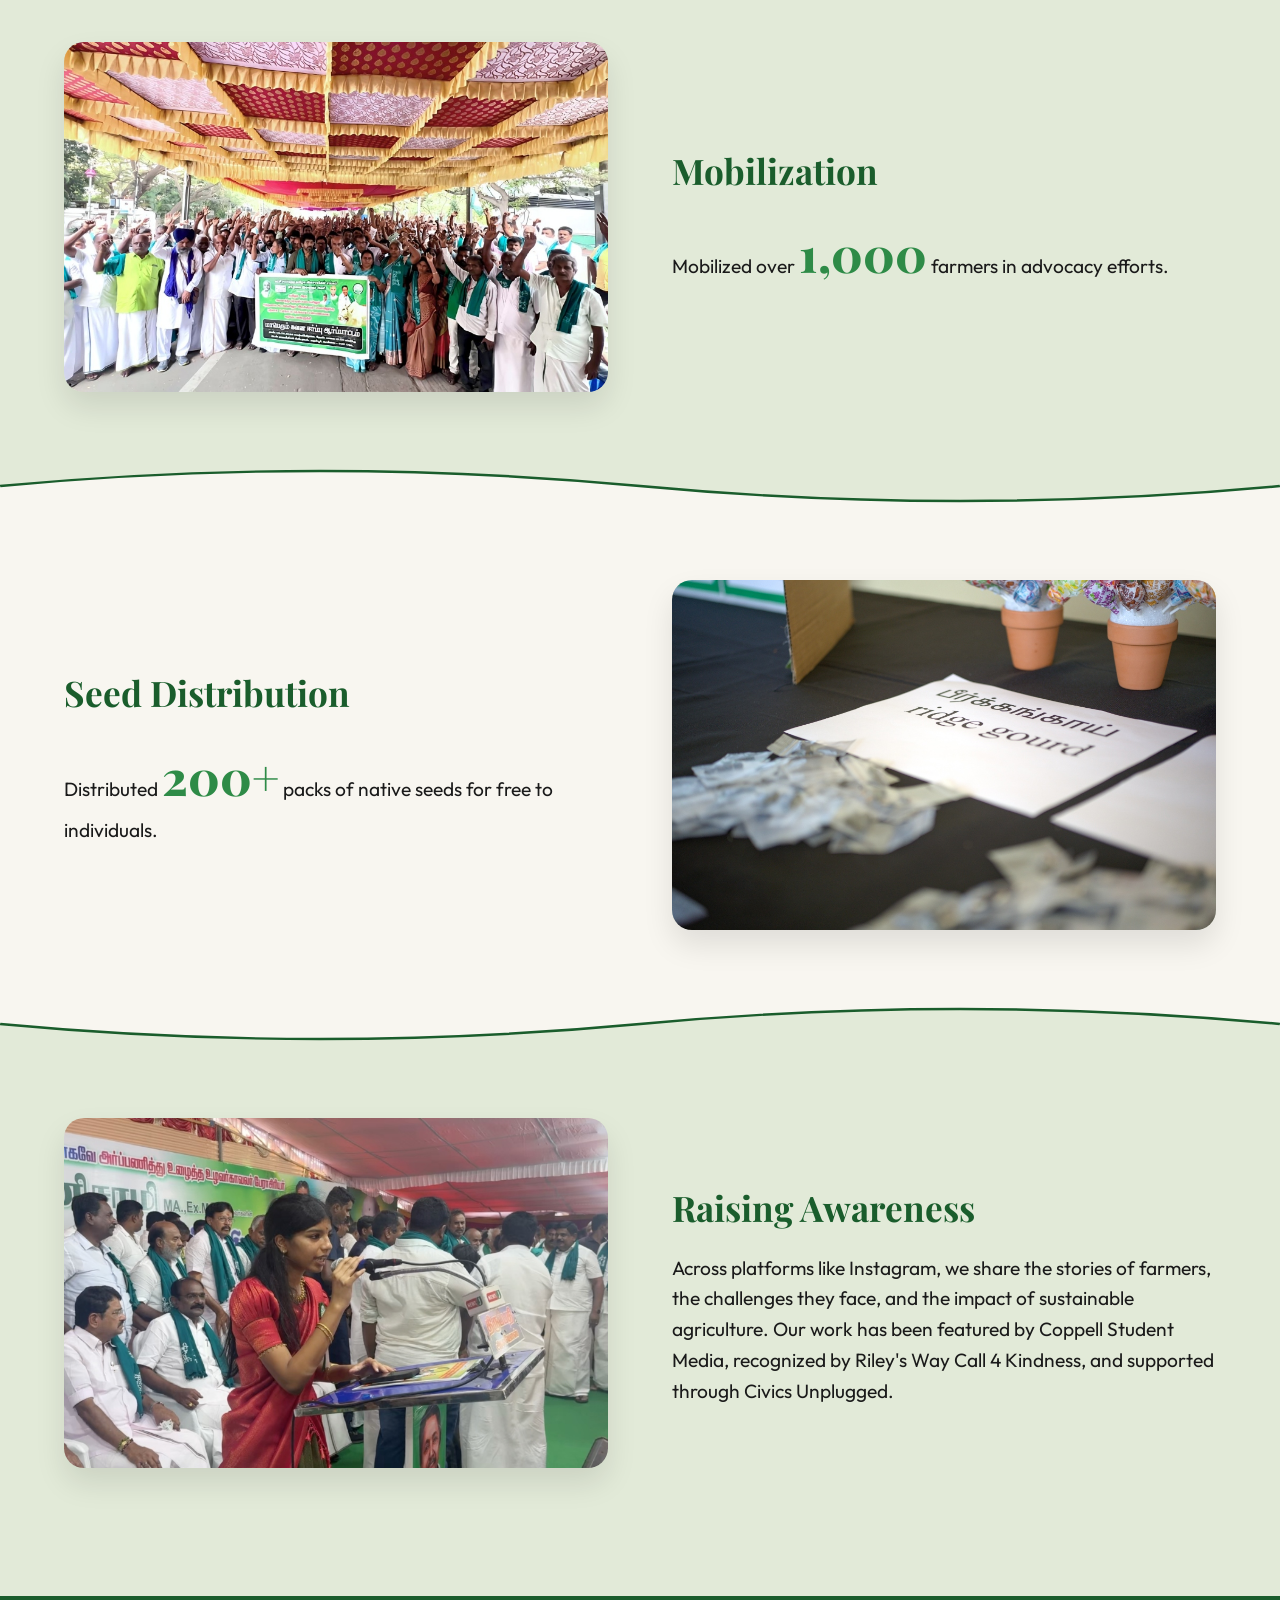
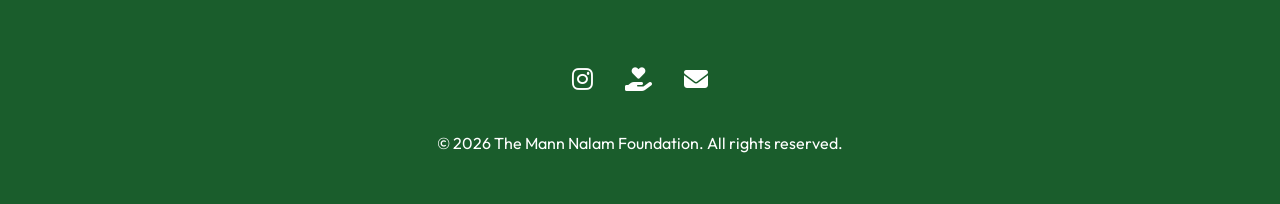
<file: impact.html>
<!DOCTYPE html>
<html lang="en">
<head>
    <meta charset="UTF-8">
    <meta name="viewport" content="width=device-width, initial-scale=1.0">
    <title>Impact | The Mann Nalam Foundation</title>
    <link rel="stylesheet" href="css/styles.css">
    <link rel="icon" type="image/png" href="assets/images/favicon.png">
    <link rel="stylesheet" href="https://cdnjs.cloudflare.com/ajax/libs/font-awesome/6.5.1/css/all.min.css">
</head>
<body>
    <!-- NAVIGATION -->
    <nav class="inner-nav">
        <a href="index.html" class="logo" style="color: var(--primary-color);">
            <img src="assets/images/image-removebg-preview.png" alt="Mann Nalam Logo" style="height: 65px; margin-right: 10px;" onerror="this.onerror=null; this.src=''; this.alt='மந'; this.style.fontSize='1.5rem';">
            Mann Nalam
        </a>
        <div class="nav-links">
            <a href="about.html" style="color: var(--text-color);">About Us</a>
            <a href="team.html" style="color: var(--text-color);">Our Team</a>
            <a href="impact.html" style="color: var(--primary-color);">Impact</a>
            <a href="grow-to-know.html" style="color: var(--text-color);">Grow to Know</a>
            <a href="https://www.gofundme.com/f/support-organic-farmers-in-south-india" target="_blank" class="btn-primary">Donate</a>
        </div>
        <button class="mobile-menu-toggle" aria-label="Toggle navigation">
            <i class="fas fa-bars"></i>
        </button>
    </nav>

    <!-- MOBILE NAVIGATION OVERLAY -->
    <div class="mobile-nav-overlay">
        <button class="close-mobile-menu" aria-label="Close navigation">
            <i class="fas fa-times"></i>
        </button>
        <div class="mobile-nav-links">
            <a href="index.html">Home</a>
            <a href="about.html">About Us</a>
            <a href="team.html">Our Team</a>
            <a href="impact.html">Impact</a>
            <a href="grow-to-know.html">Grow to Know</a>
            <a href="https://www.gofundme.com/f/support-organic-farmers-in-south-india" target="_blank" class="btn-primary">Donate</a>
        </div>
    </div>

    <!-- IMPACT HEADER -->
    <header class="page-header">
        <div class="header-content">
            <h1>Rooted Impact</h1>
            <p>Our work begins in the soil, but it doesn’t stay there. We share the stories of farmers, the challenges they face, and the impact of sustainable agriculture.</p>
        </div>
    </header>

    <!-- IMPACT STATS & SECTIONS -->
    <section class="impact-section" style="padding: 0;">

        <div class="impact-block" style="background-color: var(--accent-color);">
            <div class="impact-row reverse" style="padding: 4rem 5%; margin: 0;">
                <div class="impact-text">
                    <h2>Grants</h2>
                    <p>Secured over $<span class="counter" data-target="5500">0</span>+ in grant funding to expand our community gardens and outreach programs.</p>
                </div>
                <div class="impact-img-container">
                    <img src="assets/images/grants_team.jpg" alt="Mann Nalam team member at a community event">
                </div>
            </div>
            <svg class="squiggly" viewBox="0 0 1000 100" preserveAspectRatio="none" style="margin: 0; display: block; background-color: var(--accent-color);">
                <path d="M0,50 Q250,0 500,50 T1000,50 L1000,100 L0,100 Z" fill="var(--bg-color)" stroke="none"/>
                <path class="wave" d="M0,50 Q250,0 500,50 T1000,50" fill="none" stroke="var(--primary-color)" stroke-width="4"/>
            </svg>
        </div>

        <div class="impact-block" style="background-color: var(--bg-color);">
            <div class="impact-row" style="padding: 4rem 5%; margin: 0;">
                <div class="impact-text">
                    <h2>Fundraising</h2>
                    <p>Raised over $<span class="counter" data-target="1000">0</span>+ at community events.</p>
                    <a href="https://www.gofundme.com/f/support-organic-farmers-in-south-india" class="btn-primary" target="_blank" style="margin-top: 1rem;">Support Our GoFundMe</a>
                </div>
                <div class="impact-img-container">
                    <img src="assets/images/fundraising.jpg" alt="Fundraising Impact">
                </div>
            </div>
            <svg class="squiggly" viewBox="0 0 1000 100" preserveAspectRatio="none" style="margin: 0; display: block; background-color: var(--bg-color);">
                <path d="M0,50 Q250,100 500,50 T1000,50 L1000,100 L0,100 Z" fill="var(--accent-color)" stroke="none"/>
                <path class="wave" d="M0,50 Q250,100 500,50 T1000,50" fill="none" stroke="var(--primary-color)" stroke-width="4"/>
            </svg>
        </div>

        <div class="impact-block" style="background-color: var(--accent-color);">
            <div class="impact-row reverse" style="padding: 4rem 5%; margin: 0;">
                <div class="impact-text">
                    <h2>Mobilization</h2>
                    <p>Mobilized over <span class="highlight-number">1,000</span> farmers in advocacy efforts.</p>
                </div>
                <div class="impact-img-container">
                    <img src="assets/images/mobilization.jpg" alt="Farmer Mobilization">
                </div>
            </div>
            <svg class="squiggly" viewBox="0 0 1000 100" preserveAspectRatio="none" style="margin: 0; display: block; background-color: var(--accent-color);">
                <path d="M0,50 Q250,0 500,50 T1000,50 L1000,100 L0,100 Z" fill="var(--bg-color)" stroke="none"/>
                <path class="wave" d="M0,50 Q250,0 500,50 T1000,50" fill="none" stroke="var(--primary-color)" stroke-width="4"/>
            </svg>
        </div>

        <div class="impact-block" style="background-color: var(--bg-color);">
            <div class="impact-row" style="padding: 4rem 5%; margin: 0;">
                <div class="impact-text">
                    <h2>Seed Distribution</h2>
                    <p>Distributed <span class="highlight-number">200+</span> packs of native seeds for free to individuals.</p>
                </div>
                <div class="impact-img-container">
                    <img src="assets/images/seeds.jpg" alt="Seed Distribution">
                </div>
            </div>
            <svg class="squiggly" viewBox="0 0 1000 100" preserveAspectRatio="none" style="margin: 0; display: block; background-color: var(--bg-color);">
                <path d="M0,50 Q250,100 500,50 T1000,50 L1000,100 L0,100 Z" fill="var(--accent-color)" stroke="none"/>
                <path class="wave" d="M0,50 Q250,100 500,50 T1000,50" fill="none" stroke="var(--primary-color)" stroke-width="4"/>
            </svg>
        </div>

        <div class="impact-block" style="background-color: var(--accent-color);">
            <div class="impact-row reverse" style="padding: 4rem 5%; margin: 0; padding-bottom: 8rem;">
                <div class="impact-text">
                    <h2>Raising Awareness</h2>
                    <p>Across platforms like Instagram, we share the stories of farmers, the challenges they face, and the impact of sustainable agriculture. Our work has been featured by Coppell Student Media, recognized by Riley's Way Call 4 Kindness, and supported through Civics Unplugged.</p>
                </div>
                <div class="impact-img-container">
                    <img src="assets/images/awareness.jpg" alt="Awareness Community">
                </div>
            </div>
        </div>

    </section>

    <!-- FOOTER -->
    <footer>
        <div class="social-links">
            <a href="https://www.instagram.com/the_mana_foundation?igsh=MTUzMGI5M2FtcmQ4cA==" target="_blank" class="social-icon"><i class="fa-brands fa-instagram"></i></a>
            <a href="https://www.gofundme.com/f/support-organic-farmers-in-south-india" target="_blank" class="social-icon"><i class="fa-solid fa-hand-holding-heart"></i></a>
            <a href="mailto:mannnalam.outreach@gmail.com" class="social-icon"><i class="fa-solid fa-envelope"></i></a>
        </div>
        <p>&copy; 2026 The Mann Nalam Foundation. All rights reserved.</p>
    </footer>
    <script src="js/script.js"></script>
</body>
</html>
</file>
<file: css/styles.css>
@import url('https://fonts.googleapis.com/css2?family=Outfit:wght@300;400;600;800&family=Playfair+Display:ital,wght@0,400;0,700;1,400&display=swap');

:root {
    --bg-color: #F8F6F0; /* Cream / Soft Beige */
    --primary-color: #1A5D2C; /* Dark Forest Green */
    --secondary-color: #2E8B47; /* Lighter Green */
    --text-color: #1A1A1A; /* Near Black */
    --text-light: #4A4A4A; /* Dark Grey for secondary text */
    --accent-color: #E2EAD8; /* Light Sage Green */
    --white: #FFFFFF;
}

* {
    margin: 0;
    padding: 0;
    box-sizing: border-box;
}

body {
    font-family: 'Outfit', sans-serif;
    color: var(--text-color);
    background-color: var(--bg-color);
    line-height: 1.6;
    overflow-x: hidden;
}

h1, h2, h3, h4, h5, h6 {
    font-family: 'Playfair Display', serif;
    font-weight: 700;
}

/* ========================================= */
/* NAVBAR (Unified Global Header)            */
/* ========================================= */
nav, .inner-nav {
    position: sticky;
    top: 0;
    width: 100%;
    display: flex;
    justify-content: space-between;
    align-items: center;
    padding: 1.2rem 5%;
    z-index: 1000;
    background-color: var(--accent-color) !important; /* Light Sage Green */
    box-shadow: 0 4px 15px rgba(0,0,0,0.1);
}

nav a, .inner-nav a {
    color: var(--primary-color) !important; /* Dark Green Text */
    text-decoration: none;
    font-weight: 700;
    transition: opacity 0.3s;
}

nav a:hover, .inner-nav a:hover {
    opacity: 0.6;
}

nav .logo, .inner-nav .logo {
    font-family: 'Outfit', sans-serif;
    font-size: 1.8rem;
    font-weight: 800;
    display: flex;
    align-items: center;
}

nav .logo img, .inner-nav .logo img {
    height: 55px; /* Standadized Logo Height */
    margin-right: 12px;
}

nav .nav-links, .inner-nav .nav-links {
    display: flex;
    gap: 2rem;
    align-items: center;
}

/* Invert the CTA Donate Button so it's a solid block on Light Green */
nav .btn-primary, .inner-nav .btn-primary {
    background-color: var(--primary-color) !important;
    color: var(--white) !important;
    border: 2px solid var(--primary-color) !important;
}

nav .btn-primary:hover, .inner-nav .btn-primary:hover {
    background-color: transparent !important;
    color: var(--primary-color) !important;
}

/* --- HERO SECTION --- */
.hero {
    height: 100vh;
    min-height: 700px;
    background-size: cover;
    background-position: center;
    background-repeat: no-repeat;
    position: relative;
    display: flex;
    align-items: center;
    justify-content: center;
    text-align: center;
    padding: 0 5%;
}

.hero::after {
    content: '';
    position: absolute;
    top: 0; left: 0; right: 0; bottom: 0;
    background: linear-gradient(rgba(26, 93, 44, 0.4), rgba(0, 0, 0, 0.6));
    z-index: 1;
}

.hero-content {
    position: relative;
    z-index: 2;
    color: var(--white);
    max-width: 900px;
}

.hero-subtitle {
    font-size: 1.2rem;
    font-weight: 600;
    letter-spacing: 2px;
    text-transform: uppercase;
    margin-bottom: 1rem;
    color: var(--accent-color);
}

.hero-title {
    font-size: 4rem;
    line-height: 1.1;
    margin-bottom: 2rem;
}

.hero-title .rotating-text {
    display: inline-block;
    color: var(--accent-color);
    min-width: 300px;
}

/* Fade animation for rotating text */
.fade {
    animation: fadeInOut 4s infinite;
}

@keyframes fadeInOut {
    0%, 100% { opacity: 0; transform: translateY(10px); }
    10%, 90% { opacity: 1; transform: translateY(0); }
}

.btn-primary {
    display: inline-block;
    background-color: var(--primary-color);
    color: var(--white) !important;
    padding: 1rem 2.5rem;
    font-size: 1.1rem;
    border-radius: 30px;
    text-decoration: none;
    font-weight: 600;
    transition: background-color 0.3s, transform 0.3s, border-color 0.3s, color 0.3s;
    border: 2px solid var(--primary-color);
}

.btn-primary:hover {
    background-color: transparent !important;
    border-color: var(--primary-color);
    color: var(--primary-color) !important;
    transform: translateY(-2px);
}

/* --- VISION SECTION --- */
.vision-section {
    padding: 9rem 5% 8rem 5%;
    background-color: var(--bg-color); /* Cream */
    position: relative;
    overflow: visible; /* Prevent clipping of SVG if it hangs slightly */
}

.vision-container {
    max-width: 1400px; /* Wider container for the long line effect */
    margin: 0 auto;
    position: relative;
    min-height: 350px;
}

.vision-title {
    font-size: 6rem; /* Even larger typography */
    font-family: 'Outfit', sans-serif;
    color: var(--primary-color);
    font-weight: 300;
    line-height: 1.1;
    letter-spacing: -2px; /* Tighter spacing like reference */
    position: relative;
    z-index: 2;
    padding-top: 2rem;
    max-width: 900px;
}

.line-art-container {
    position: relative;
    margin-top: -160px; /* Pulls the y=250 line close to the text */
    width: 100%;
    z-index: 1;
    pointer-events: none;
    height: 350px;
}

.leaf-line-art {
    width: 100%;
    overflow: visible;
}
.leaf-line-art path {
    stroke: var(--secondary-color); /* Matches green accent */
}

/* --- STATS & SLIDESHOW SECTION --- */
.stats-section {
    padding: 6rem 5%;
    background-color: var(--accent-color); /* Sage Green */
    display: grid;
    grid-template-columns: 1fr 1fr;
    gap: 4rem;
    align-items: center;
}

/* Elegant Divider Styling */
.elegant-divider {
    display: flex;
    align-items: center;
    justify-content: center;
    padding: 2rem 5%;
    background-color: var(--bg-color);
}
.elegant-divider .line {
    height: 1px;
    background-color: var(--primary-color);
    flex: 1;
    opacity: 0.2;
}
.elegant-divider svg {
    margin: 0 2rem;
    opacity: 0.8;
}

.stat-image {
    width: 100%;
    height: 500px;
    object-fit: cover;
    object-position: center 30%; /* Focus on the upper part of the image where the farmer is */
    border-radius: 20px;
    box-shadow: 0 15px 30px rgba(0,0,0,0.1);
}

.stat-content {
    max-width: 500px;
}

.shocking-stat {
    font-size: 2.5rem;
    font-family: 'Playfair Display', serif;
    color: var(--primary-color);
    margin-bottom: 1rem;
    line-height: 1.2;
}

.stat-citation {
    font-size: 0.9rem;
    color: var(--text-light);
    margin-bottom: 3rem;
}

.stat-citation a {
    color: var(--primary-color);
    text-decoration: underline;
}

/* Slideshow */
.slideshow-container {
    position: relative;
    background: var(--white);
    padding: 3rem;
    border-radius: 20px;
    box-shadow: 0 10px 30px rgba(0,0,0,0.05);
}

.slide {
    display: none;
    font-size: 1.2rem;
    font-style: italic;
    color: var(--text-color);
}

.slide.active {
    display: block;
    animation: fadeIn 0.5s ease;
}

@keyframes fadeIn {
    from { opacity: 0; transform: translateY(10px); }
    to { opacity: 1; transform: translateY(0); }
}

.slide-controls {
    display: flex;
    justify-content: space-between;
    margin-top: 2rem;
}

.slide-controls button {
    background: none;
    border: none;
    font-size: 2rem;
    color: var(--primary-color);
    cursor: pointer;
    transition: transform 0.2s;
}

.slide-controls button:hover {
    transform: scale(1.2);
}

/* --- MISSION & APPROACH SECTION --- */
.mission-section {
    padding: 6rem 5%;
    background-color: var(--bg-color); /* Cream */
}

.intro-video-container {
    text-align: center;
    margin-bottom: 5rem;
}

.intro-video-container h2 {
    font-size: 3rem;
    color: var(--primary-color);
    margin-bottom: 2rem;
}

.video-wrapper {
    position: relative;
    padding-bottom: 56.25%; /* 16:9 Aspect Ratio */
    height: 0;
    overflow: hidden;
    width: 100%;
    max-width: 900px;
    margin: 0 auto;
    border-radius: 20px;
    box-shadow: 0 15px 30px rgba(0, 0, 0, 0.1);
}

.video-wrapper iframe {
    position: absolute;
    top: 0;
    left: 0;
    width: 100%;
    height: 100%;
    border-radius: 20px;
}

/* Scroll Animation Classes */
.zoom-in-scroll {
    transform: scale(0);
    opacity: 0;
    transition: none; /* Bound directly to scroll script without interpolation lag */
    transform-origin: center center;
    will-change: transform, opacity;
}

/* --- MISSION FOCUS SECTION (Matches User Reference Image) --- */
.mission-focus-section {
    background-color: var(--bg-color); /* Cream */
    padding: 8rem 5% 0 5%;
    color: var(--text-color);
    position: relative;
    overflow: hidden;
}

.mission-focus-container {
    max-width: 1400px;
    margin: 0 auto;
    display: flex;
    justify-content: space-between;
    gap: 4rem;
}

.mission-focus-text {
    flex: 1.2;
    max-width: 800px;
    padding-bottom: 6rem;
}

.mission-accent {
    color: var(--primary-color);
    font-size: 1.2rem;
    font-weight: 700;
    margin-bottom: 1.5rem;
    letter-spacing: 0.5px;
}

.mission-focus-text h2 {
    font-size: 3.8rem;
    line-height: 1.1;
    font-family: 'Outfit', sans-serif;
    font-weight: 700;
    margin-bottom: 3rem;
}

.mission-subtext {
    font-size: 2.2rem;
    line-height: 1.3;
    font-weight: 400;
    opacity: 0.95;
    font-family: 'Outfit', sans-serif;
}

.mission-focus-image {
    flex: 1;
    position: relative;
    display: flex;
    align-items: center;
}

.mission-focus-image img {
    width: 100%;
    border-radius: 20px;
    object-fit: cover;
    box-shadow: 0 20px 40px rgba(0,0,0,0.3);
}

/* --- APPROACH SECTION --- */
.approach-section {
    padding: 8rem 5% 6rem 5%;
    background-color: var(--accent-color); /* Sage Green */
}

.approach-grid {
    display: grid;
    grid-template-columns: repeat(3, 1fr);
    gap: 3rem;
}

.approach-card {
    background: var(--white);
    border-radius: 20px;
    text-align: left;
    box-shadow: 0 10px 30px rgba(0,0,0,0.05);
    transition: transform 0.3s;
    overflow: hidden; /* allows image to curve smoothly with the card */
    display: flex;
    flex-direction: column;
}

.approach-image {
    width: 100%;
    height: 240px;
    object-fit: cover;
}

.approach-content {
    padding: 2.5rem 2rem;
    flex: 1;
}

.approach-card:hover {
    transform: translateY(-10px);
}

.approach-card h4 {
    font-size: 1.5rem;
    color: var(--primary-color);
    margin-bottom: 1rem;
    border-bottom: 2px solid var(--accent-color);
    padding-bottom: 0.5rem;
    display: inline-block;
}

.approach-card p {
    color: var(--text-light);
}

/* --- FOOTER --- */
footer {
    background-color: var(--primary-color);
    color: var(--white);
    text-align: center;
    padding: 4rem 5% 3rem 5%;
    display: flex;
    flex-direction: column;
    align-items: center;
    gap: 1.5rem;
}

.social-links {
    display: flex;
    gap: 2rem;
    margin-bottom: 0.5rem;
}

.social-icon {
    color: var(--white);
    font-size: 1.5rem;
    transition: all 0.3s ease;
}

.social-icon:hover {
    color: var(--secondary-color);
    transform: translateY(-3px);
}

/* RESPONSIVE */
/* These were unified into the media queries at the bottom of the file */

/* --- INNER PAGES SPECIFIC --- */
.inner-nav {
    position: relative;
    background-color: var(--white);
    box-shadow: 0 4px 10px rgba(0,0,0,0.05);
}

.inner-nav .logo, .inner-nav .nav-links a {
    color: var(--text-color);
}

.inner-nav .logo img {
    /* Kept intentionally empty to preserve full logo colors */
}


.page-header {
    padding: 8rem 5% 6rem;
    background-color: var(--accent-color); /* Light Sage Green */
    color: var(--primary-color); /* Dark Forest Green */
    text-align: center;
    position: relative;
}

.page-header h1 {
    font-size: 3.5rem;
    margin-bottom: 1.5rem;
    color: var(--primary-color);
}

.page-header p {
    font-size: 1.2rem;
    max-width: 800px;
    margin: 0 auto;
    opacity: 0.9;
}

/* --- TEAM HERO SECTION --- */
.team-hero {
    height: 100vh;
    min-height: 450px;
    background-image: url('../assets/images/team_hero.jpg');
    background-size: cover;
    background-position: center;
    position: relative;
    display: flex;
    align-items: center;
    justify-content: center;
    text-align: center;
    padding: 0 5%;
    color: var(--white);
    margin-bottom: 4rem;
}

.team-hero::after {
    content: '';
    position: absolute;
    top: 0; left: 0; right: 0; bottom: 0;
    background: linear-gradient(rgba(26, 93, 44, 0.7), rgba(0, 0, 0, 0.8));
    z-index: 1;
}

.team-hero .header-content {
    position: relative;
    z-index: 2;
    max-width: 900px;
}

.team-hero h1 {
    font-size: 4rem;
    margin-bottom: 1.5rem;
    font-family: 'Playfair Display', serif;
}

.team-hero p {
    font-size: 1.25rem;
    line-height: 1.6;
    opacity: 0.95;
}

/* TEAM PAGE */
.team-section {
    padding: 6rem 5%;
    text-align: center;
    background-color: var(--bg-color); /* Cream */
}
.team-section h2 {
    font-size: 2.5rem;
    color: var(--primary-color);
    margin-bottom: 3rem;
}
.team-grid {
    display: flex;
    justify-content: center;
    gap: 4rem;
    flex-wrap: wrap;
}
.team-member {
    text-align: center;
    display: flex;
    flex-direction: column;
    align-items: center;
}
.member-photo-container {
    position: relative;
    width: 260px;
    height: 340px;
    border-radius: 140px 140px 15px 15px; /* Botanical Arch Shape */
    overflow: hidden;
    margin-bottom: 1.5rem;
    box-shadow: 0 15px 35px rgba(0,0,0,0.1);
    background-color: var(--accent-color);
    cursor: pointer;
}
.member-img {
    width: 100%;
    height: 100%;
    object-fit: cover;
    transform: scale(var(--base-scale, 1));
    transform-origin: var(--transform-origin, center center);
    transition: transform 0.6s cubic-bezier(0.16, 1, 0.3, 1);
}
.member-overlay {
    position: absolute;
    top: 0;
    left: 0;
    width: 100%;
    height: 100%;
    background: linear-gradient(to top, var(--primary-color), rgba(26, 93, 44, 0.4));
    display: flex;
    flex-direction: column;
    justify-content: center;
    align-items: center;
    opacity: 0;
    transition: opacity 0.4s ease;
    padding: 2rem;
}
.member-photo-container:hover .member-img {
    transform: scale(calc(var(--base-scale, 1) * 1.05));
}
.member-photo-container:hover .member-overlay {
    opacity: 1;
}

.view-profile-btn {
    color: var(--white);
    font-size: 1.1rem;
    font-weight: 600;
    border: 2px solid var(--white);
    padding: 0.8rem 2rem;
    border-radius: 30px;
    transition: all 0.3s ease;
}
.member-photo-container:hover .view-profile-btn {
    background-color: var(--white);
    color: var(--primary-color);
}
.team-member h3 {
    font-size: 1.8rem;
    color: var(--text-color);
    margin-bottom: 0.2rem;
}
.team-member .member-title {
    color: var(--text-light);
    font-weight: 600;
}

/* --- TEAM MODAL POPOUT --- */
.modal {
    display: none; 
    position: fixed;
    z-index: 1000;
    left: 0;
    top: 0;
    width: 100%;
    height: 100%;
    background-color: rgba(0, 0, 0, 0.4);
    backdrop-filter: blur(8px);
    justify-content: center;
    align-items: center;
    opacity: 0;
    transition: opacity 0.3s ease;
}
.modal.show {
    display: flex;
    opacity: 1;
}
.modal-content {
    background-color: var(--white);
    padding: 3rem;
    border-radius: 20px;
    max-width: 900px;
    width: 90%;
    max-height: 90vh;
    overflow-y: auto;
    position: relative;
    transform: translateY(30px) scale(0.95);
    transition: all 0.4s cubic-bezier(0.16, 1, 0.3, 1);
    display: flex;
    gap: 3rem;
    box-shadow: 0 25px 50px rgba(0,0,0,0.2);
}
.modal.show .modal-content {
    transform: translateY(0) scale(1);
}
.close-btn {
    position: absolute;
    top: 1.5rem;
    right: 2rem;
    font-size: 3rem;
    color: var(--text-light);
    cursor: pointer;
    line-height: 1;
    transition: color 0.3s;
}
.close-btn:hover {
    color: var(--primary-color);
}
.modal-img-container {
    flex: 1;
    border-radius: 140px 140px 15px 15px; /* Follows the arch theme */
    overflow: hidden;
    aspect-ratio: 260 / 340; /* Matches .member-photo-container so the crop is never stretched */
    height: auto;
    background-color: var(--accent-color);
}
.modal-img-container img {
    width: 100%;
    height: 100%;
    object-fit: cover;
    transform: scale(var(--base-scale, 1));
    transform-origin: var(--transform-origin, center center);
}
.modal-text {
    flex: 1.5;
    display: flex;
    flex-direction: column;
    justify-content: center;
}
.modal-text h3 {
    font-size: 3rem;
    color: var(--primary-color);
    margin-bottom: 0.2rem;
}
.modal-text h4 {
    font-family: 'Outfit', sans-serif;
    font-size: 1.2rem;
    color: var(--accent-color);
    margin-bottom: 1.5rem;
    font-weight: 600;
    text-transform: uppercase;
    letter-spacing: 1px;
}
.modal-text p {
    font-size: 1.1rem;
    color: var(--text-color);
    line-height: 1.8;
}

@media (max-width: 900px) {
    .modal-content {
        flex-direction: column;
        padding: 2rem;
        gap: 1.5rem;
    }
    .modal-img-container {
        max-width: 320px;
        margin: 0 auto;
    }
}

/* STAGGER CASCADE ANIMATIONS */
.stagger-enter {
    opacity: 0;
    transform: translateY(50px);
    transition: opacity 0.8s ease-out, transform 0.8s cubic-bezier(0.16, 1, 0.3, 1);
}
.stagger-enter.visible {
    opacity: 1;
    transform: translateY(0);
}

.join-section {
    padding: 8rem 5%;
    background-color: var(--accent-color); /* Sage Green */
    text-align: center;
}
.join-content {
    max-width: 700px;
    margin: 0 auto;
}
.join-content h2 {
    font-size: 2.5rem;
    color: var(--primary-color);
    margin-bottom: 1.5rem;
}

/* IMPACT PAGE */
.impact-section {
    padding: 0 0 6rem 0;
}
.impact-row {
    display: flex;
    align-items: center;
    gap: 4rem;
    padding: 4rem 10%;
}
.impact-row.reverse {
    flex-direction: row-reverse;
}
.impact-text {
    flex: 1;
}
.impact-text h2 {
    font-size: 2.2rem;
    color: var(--primary-color);
    margin-bottom: 1rem;
}
.impact-text p {
    font-size: 1.2rem;
}
.impact-text .highlight-number, .impact-text .counter {
    font-size: 3rem;
    font-weight: 800;
    font-family: 'Playfair Display', serif;
    color: var(--secondary-color);
}
.impact-img-container {
    flex: 1;
    height: 350px;
    border-radius: 20px;
    background-color: var(--accent-color);
    overflow: hidden; /* Ensures images respect border-radius */
    display: flex;
    align-items: center;
    justify-content: center;
    color: var(--primary-color);
    font-weight: 800;
    box-shadow: 0 15px 30px rgba(0,0,0,0.1);
}
.impact-img-container img {
    width: 100%;
    height: 100%;
    object-fit: cover;
    display: block;
}
.squiggly {
    display: block;
    width: 100%;
    height: 60px;
    margin-top: -30px;
    margin-bottom: -30px;
    position: relative;
    z-index: 2;
}

/* --- GROW TO KNOW CAMPAIGN PAGE --- */
.hero-lead {
    color: var(--white);
    font-size: 1.25rem;
    max-width: 640px;
    margin: 0 auto;
    opacity: 0.95;
    line-height: 1.6;
}

.campaign-stats {
    display: grid;
    grid-template-columns: repeat(auto-fit, minmax(150px, 1fr));
    gap: 2rem;
    padding: 4rem 5%;
    background-color: var(--primary-color);
    text-align: center;
}

.campaign-stat-number {
    font-size: 3rem;
    font-family: 'Playfair Display', serif;
    font-weight: 800;
    color: var(--white);
    line-height: 1;
    margin-bottom: 0.5rem;
}

.campaign-stat-label {
    color: var(--accent-color);
    font-size: 0.95rem;
    font-weight: 600;
    text-transform: uppercase;
    letter-spacing: 0.5px;
}

.campaign-stats-caption {
    text-align: center;
    padding: 2rem 5%;
    background-color: var(--primary-color);
    color: var(--accent-color);
    font-size: 0.95rem;
    letter-spacing: 0.5px;
    opacity: 0.85;
}

.kit-section {
    padding: 8rem 5%;
    background-color: var(--bg-color);
    text-align: center;
}

.kit-section-header {
    max-width: 700px;
    margin: 0 auto 4rem;
}

.kit-section-header h2 {
    font-size: 2.8rem;
    color: var(--primary-color);
    margin-bottom: 1rem;
}

.kit-section-header p {
    font-size: 1.1rem;
    color: var(--text-light);
}

.kit-grid {
    display: grid;
    grid-template-columns: repeat(auto-fit, minmax(190px, 1fr));
    gap: 2rem;
    max-width: 1300px;
    margin: 0 auto;
}

.kit-card {
    background: var(--white);
    border-radius: 20px;
    padding: 2.5rem 1.5rem;
    box-shadow: 0 10px 30px rgba(0,0,0,0.05);
    transition: transform 0.3s;
}

.kit-card:hover {
    transform: translateY(-8px);
}

.kit-icon {
    width: 68px;
    height: 68px;
    margin: 0 auto 1.5rem;
    border-radius: 50%;
    background-color: var(--accent-color);
    display: flex;
    align-items: center;
    justify-content: center;
    font-size: 1.5rem;
    color: var(--primary-color);
}

.kit-card h4 {
    font-size: 1.1rem;
    color: var(--primary-color);
    margin-bottom: 0.6rem;
}

.kit-card p {
    font-size: 0.92rem;
    color: var(--text-light);
}

.workshop-steps-list {
    list-style: none;
    padding: 0;
    margin: 0;
    display: flex;
    flex-direction: column;
    gap: 1.75rem;
    text-align: left;
}

.workshop-steps-list li {
    display: flex;
    gap: 1.25rem;
    align-items: flex-start;
}

.workshop-step-num {
    flex-shrink: 0;
    width: 36px;
    height: 36px;
    border-radius: 50%;
    background: var(--primary-color);
    color: var(--white);
    display: flex;
    align-items: center;
    justify-content: center;
    font-weight: 700;
    font-family: 'Playfair Display', serif;
}

.workshop-step-text h4 {
    color: var(--primary-color);
    font-size: 1.15rem;
    margin-bottom: 0.25rem;
    font-family: 'Playfair Display', serif;
}

.workshop-step-text p {
    color: var(--text-color);
    font-size: 1rem;
    margin: 0;
}

/* MOBILE MENU STYLES */
.mobile-menu-toggle {
    display: none;
    background: none;
    border: none;
    color: var(--primary-color);
    font-size: 1.8rem;
    cursor: pointer;
    z-index: 1100;
}

.mobile-nav-overlay {
    position: fixed;
    top: 0;
    left: 0;
    width: 100%;
    height: 100%;
    background-color: var(--accent-color);
    z-index: 2000;
    display: flex;
    flex-direction: column;
    justify-content: center;
    align-items: center;
    transform: translateX(100%);
    transition: transform 0.4s cubic-bezier(0.16, 1, 0.3, 1);
}

.mobile-nav-overlay.active {
    transform: translateX(0);
}

.close-mobile-menu {
    position: absolute;
    top: 2rem;
    right: 5%;
    background: none;
    border: none;
    color: var(--primary-color);
    font-size: 2.5rem;
    cursor: pointer;
}

.mobile-nav-links {
    display: flex;
    flex-direction: column;
    gap: 2.5rem;
    text-align: center;
}

.mobile-nav-links a {
    font-size: 2rem;
    font-weight: 700;
    color: var(--primary-color);
    text-decoration: none;
    font-family: 'Playfair Display', serif;
}

.mobile-nav-links .btn-primary {
    font-size: 1.2rem;
    padding: 1rem 3rem;
    font-family: 'Outfit', sans-serif;
}

/* MEDIA QUERIES */
@media (max-width: 900px) {
    nav, .inner-nav {
        padding: 1rem 5%;
    }

    .nav-links {
        display: none !important;
    }

    .mobile-menu-toggle {
        display: block;
    }

    .hero-title {
        font-size: 3rem;
    }

    .vision-title {
        font-size: 4rem;
    }

    .stats-section, .mission-focus-container, .approach-grid {
        grid-template-columns: 1fr;
        gap: 2rem;
    }

    .mission-focus-container {
        display: flex;
        flex-direction: column;
    }

    .impact-row, .impact-row.reverse {
        flex-direction: column;
        padding: 4rem 5%;
        text-align: center;
    }

    .impact-img-container {
        width: 100%;
        height: 300px;
    }

    .modal-content {
        flex-direction: column;
        padding: 2rem;
        gap: 1.5rem;
    }

    .modal-img-container {
        max-width: 320px;
        margin: 0 auto;
    }
}

@media (max-width: 600px) {
    .logo {
        font-size: 1.4rem !important;
    }

    .logo img {
        height: 45px !important;
    }

    .hero-title {
        font-size: 2.2rem;
    }

    .hero-subtitle {
        font-size: 1rem;
    }

    .hero-lead {
        font-size: 1.05rem;
    }

    .campaign-stat-number {
        font-size: 2.25rem;
    }

    .kit-section-header h2 {
        font-size: 2.1rem;
    }

    .vision-title {
        font-size: 2.5rem;
    }

    .vision-section {
        padding: 8rem 5% 6rem 5%;
    }

    .line-art-container {
        margin-top: -80px;
    }

    .shocking-stat {
        font-size: 1.8rem;
    }

    .mission-focus-text h2 {
        font-size: 2.5rem;
    }

    .mission-subtext {
        font-size: 1.5rem;
    }

    .team-hero h1 {
        font-size: 2.5rem;
    }

    .page-header h1 {
        font-size: 2.5rem;
    }

    .modal-text h3 {
        font-size: 2.2rem;
    }
}
</file>
